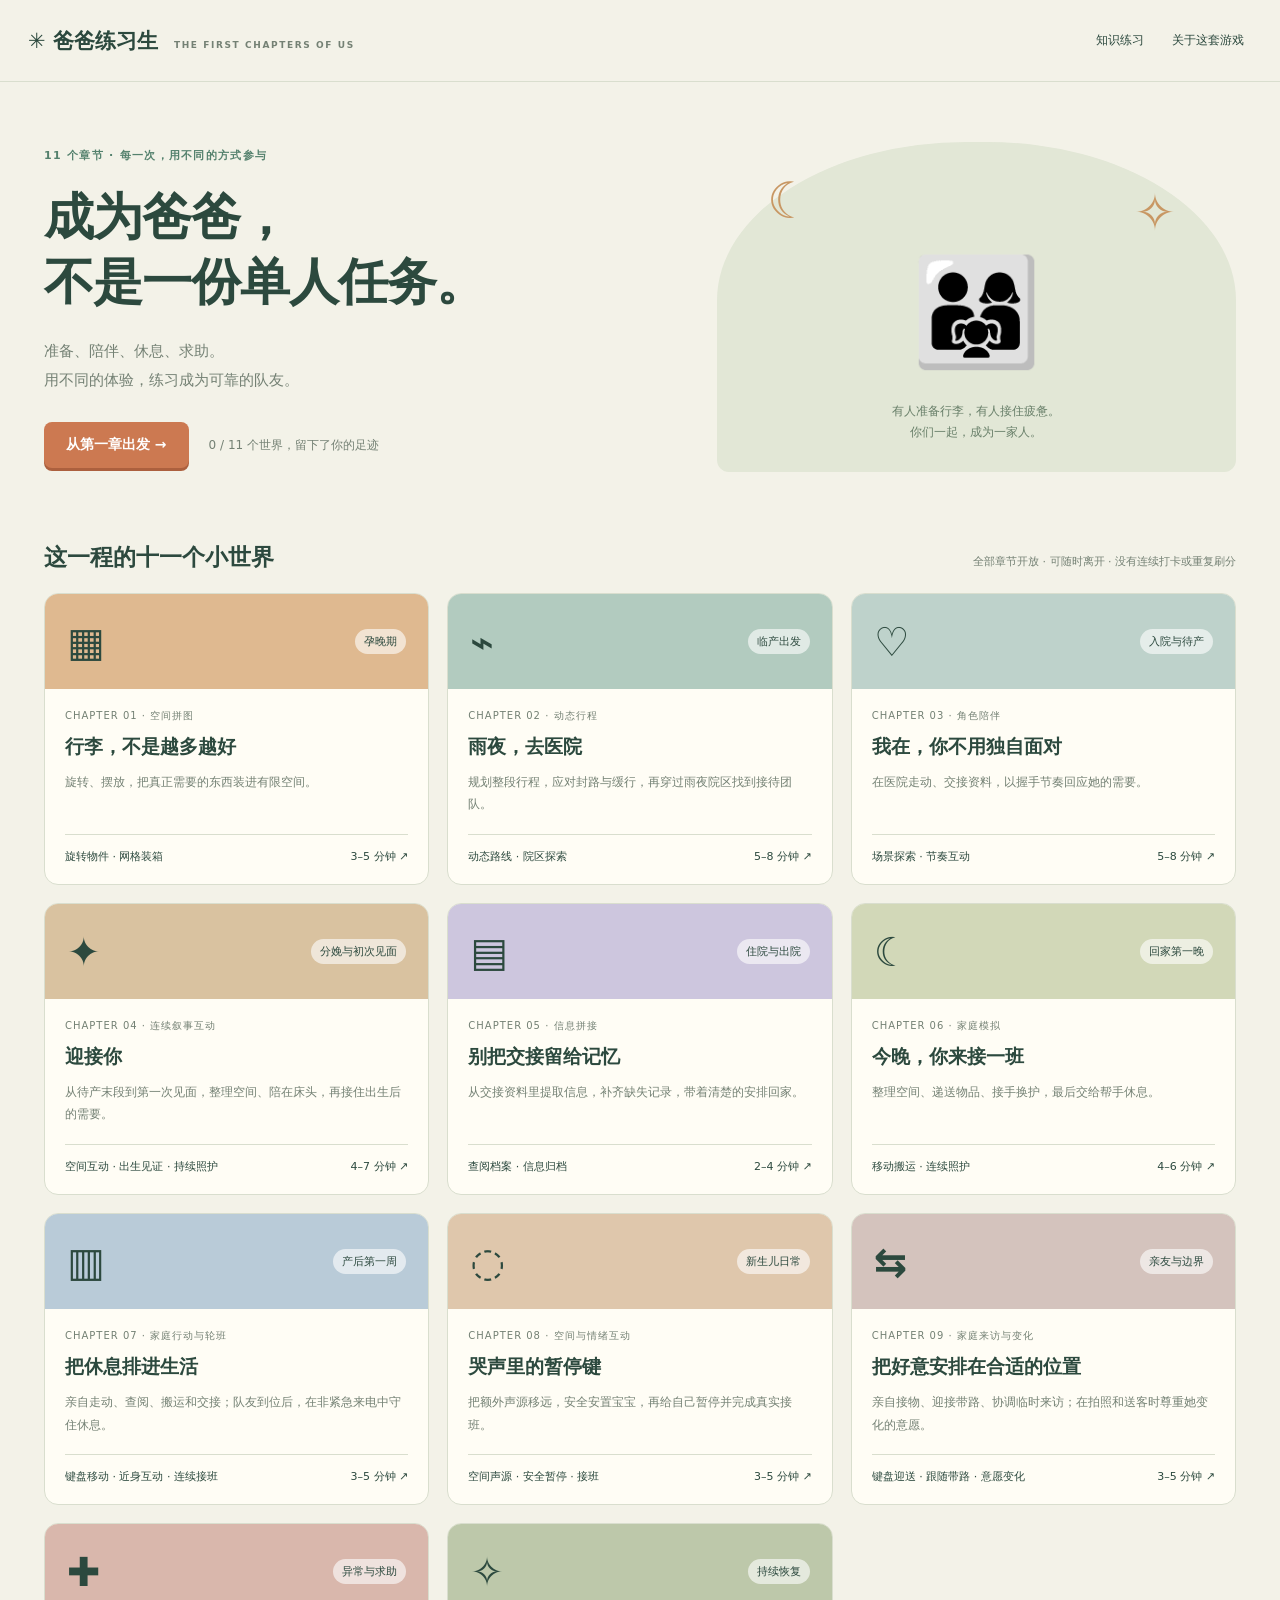
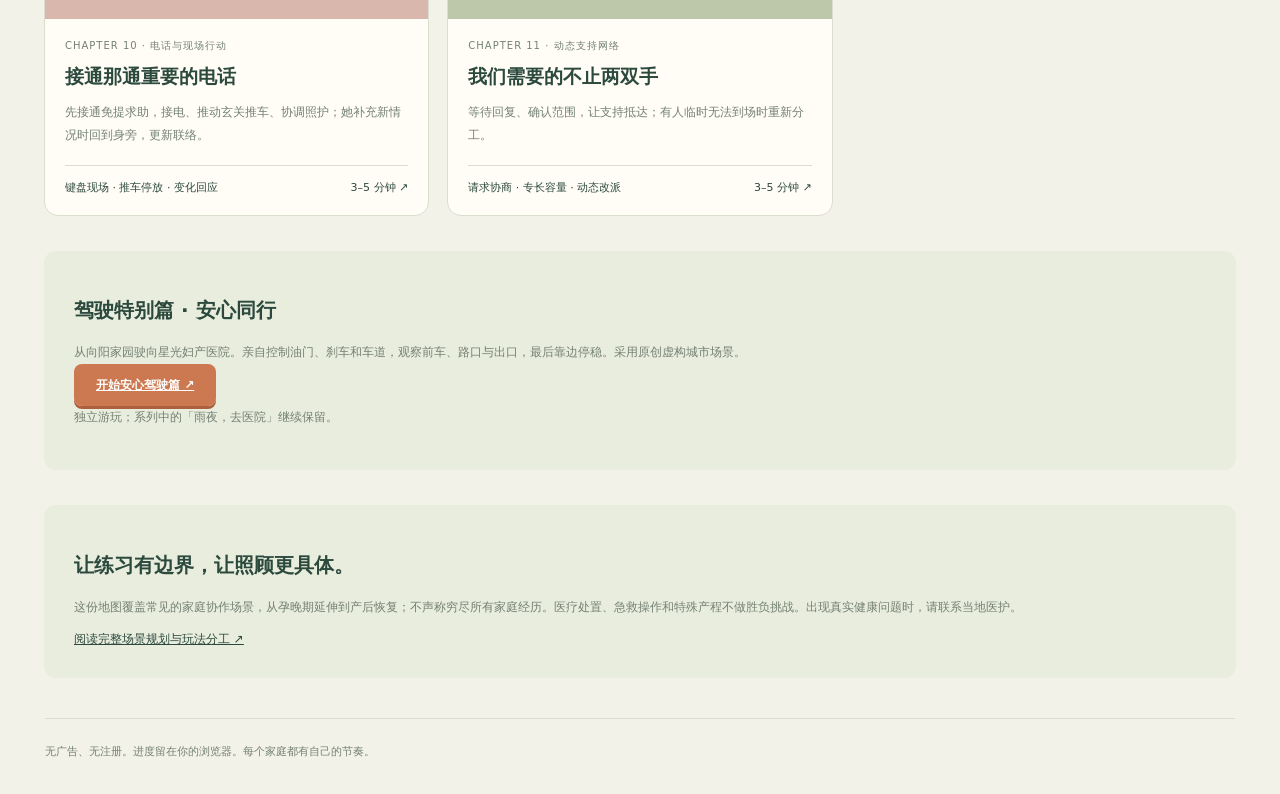
<file: index.html>
<!doctype html>
<html lang="zh-CN">
<head>
  <meta charset="utf-8">
  <meta name="viewport" content="width=device-width,initial-scale=1">
  <meta http-equiv="refresh" content="0;url=dad-quest/series.html">
  <title>爸爸练习生 · 围产成长地图</title>
  <meta name="description" content="十个独立互动章节，从孕晚期准备到产后支持，每章一种主要玩法。">
</head>
<body>
  <h1>爸爸练习生 · 围产成长地图</h1>
  <p><a href="dad-quest/series.html">开始中文版</a> · <a href="dad-quest/en.html">English knowledge practice</a></p>
  <p><a href="scorecard.html">月嫂 / 育儿嫂面试评分表</a></p>
</body>
</html>
</file>
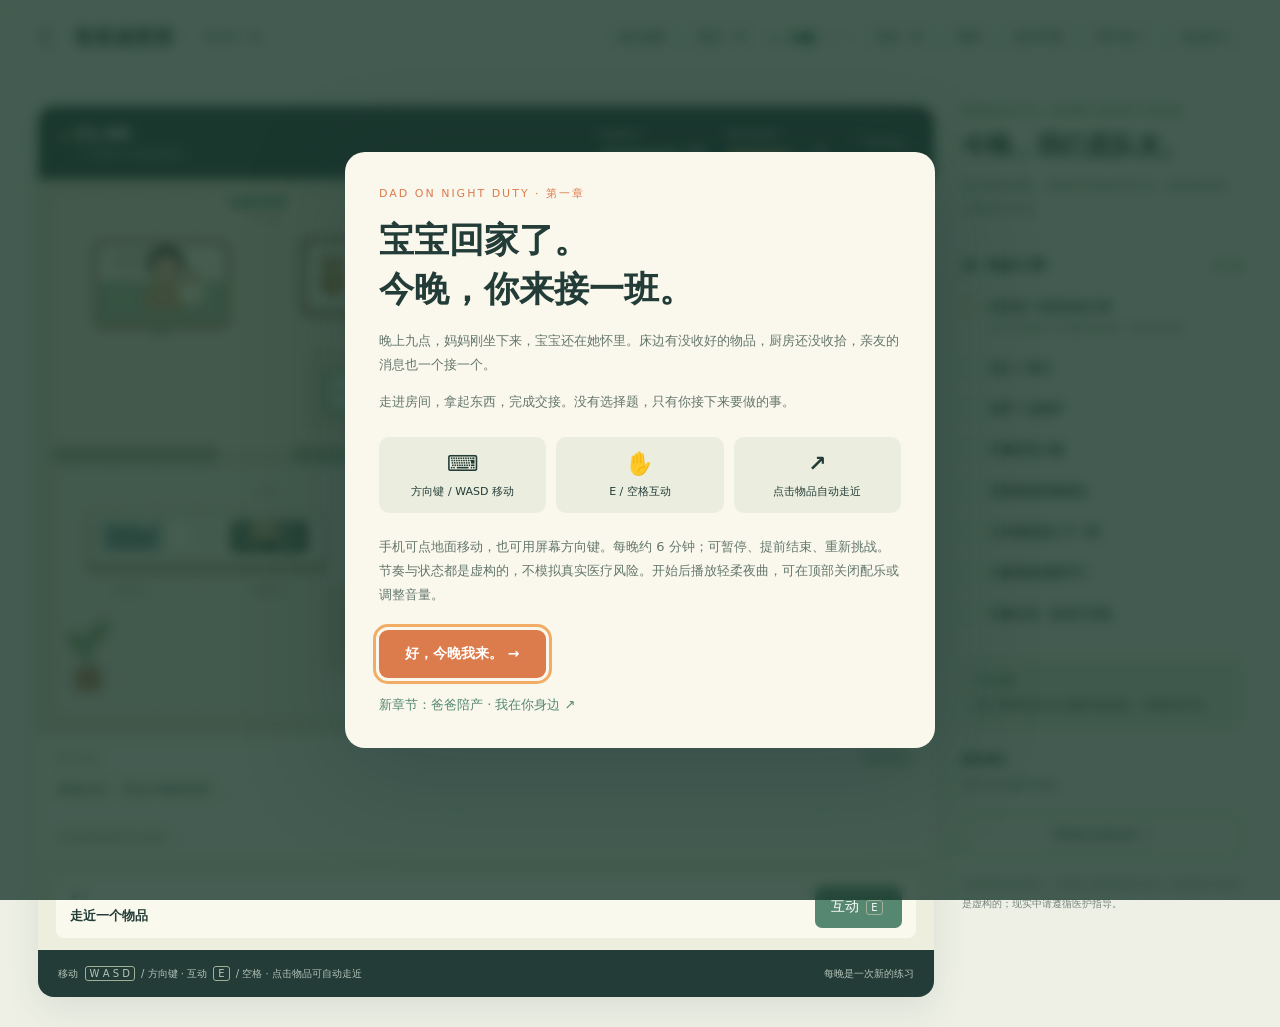
<file: dad-quest/index.html>
<!doctype html>
<html lang="zh-CN"><head><meta charset="utf-8"><meta name="viewport" content="width=device-width,initial-scale=1"><meta name="theme-color" content="#233c38"><title>爸爸值夜班 · 回家第一晚</title><link rel="stylesheet" href="assets/css/night.css?v=night-navigation-1"></head>
<body>
<header><a href="index.html" class="logo">☾ <b>爸爸值夜班</b><span>回家第一晚</span></a><nav><a class="episode-link" href="series.html">成长地图</a><button id="music" aria-pressed="true">配乐：开</button><label class="volume-control" title="配乐音量">♫<input id="music-volume" aria-label="配乐音量" type="range" min="0" max="100" value="25"></label><button id="sound" aria-pressed="false">音效：关</button><button id="pause">暂停</button><button id="guide">操作手册</button><a class="episode-link" href="labor.html">陪产篇 ↗</a><a href="practice.html">知识练习</a></nav></header>
<main><section class="game-shell"><div class="topbar"><div><span class="live-dot"></span><b id="clock">21:00</b><small>一个普通又不普通的夜晚</small></div><div class="stat"><span>你的精力</span><div class="meter"><i id="energy"></i></div><b id="energy-num">100</b></div><div class="stat"><span>家中安定度</span><div class="meter"><i id="calm"></i></div><b id="calm-num">75</b></div><button id="finish">结束本晚</button></div>
<div class="play-area"><canvas id="world" width="1000" height="620" tabindex="0" aria-label="可操作的家庭场景，用方向键或 WASD 移动，E 互动。也可点击地面或物品。"></canvas></div>
<section class="message-panel" aria-label="家中动态"><div class="message-heading"><span>家中动态</span><span id="carry">双手空闲</span></div><div id="speech" role="status">准备好后，开始今晚的照护。</div><div id="toast" role="status">行动反馈会显示在这里。</div></section>
<div class="control-deck"><div id="touch"><button data-dir="up" aria-label="向上">↑</button><div><button data-dir="left" aria-label="向左">←</button><button data-dir="down" aria-label="向下">↓</button><button data-dir="right" aria-label="向右">→</button></div></div><div id="interaction"><div><small id="location">客厅</small><strong id="action-label">走近一个物品</strong></div><button id="interact">互动 <kbd>E</kbd></button><div id="action-progress"></div></div></div>
<div class="bottom-bar"><span>移动 <kbd>W A S D</kbd> / 方向键 · 互动 <kbd>E</kbd> / 空格 · 点击物品可自动走近</span><span id="save-status">每晚是一次新的练习</span></div></section>
<aside><div class="chapter-label">EPISODE 01 / HOME SWEET HOME</div><h1>今晚，我们是队友。</h1><p class="intro">宝宝刚刚回家。把照护变成具体行动，也给彼此留一点喘息的空间。</p><div class="mission-title"><h2>这一晚的小事</h2><b id="task-count">0 / 8</b></div><div id="missions"></div><div id="hint"><small>队友便签</small><p id="hint-text">先到婴儿床旁看看。床里的小熊，应该有自己的位置。</p></div><div class="pocket"><b>随身物品</b><div id="inventory">暂时没有携带物品</div></div><button class="secondary" id="help-route">带我去当前任务 →</button><p class="note">这是照护协作模拟，不是医疗或护理操作培训。游戏时间与状态是虚构的；现实中请遵循医护指导。</p></aside></main>
<dialog id="overlay"><div id="overlay-content"></div></dialog><script src="assets/js/music.js?v=labor-launch-1"></script><script src="assets/js/night.js?v=night-navigation-1"></script></body></html>
</file>
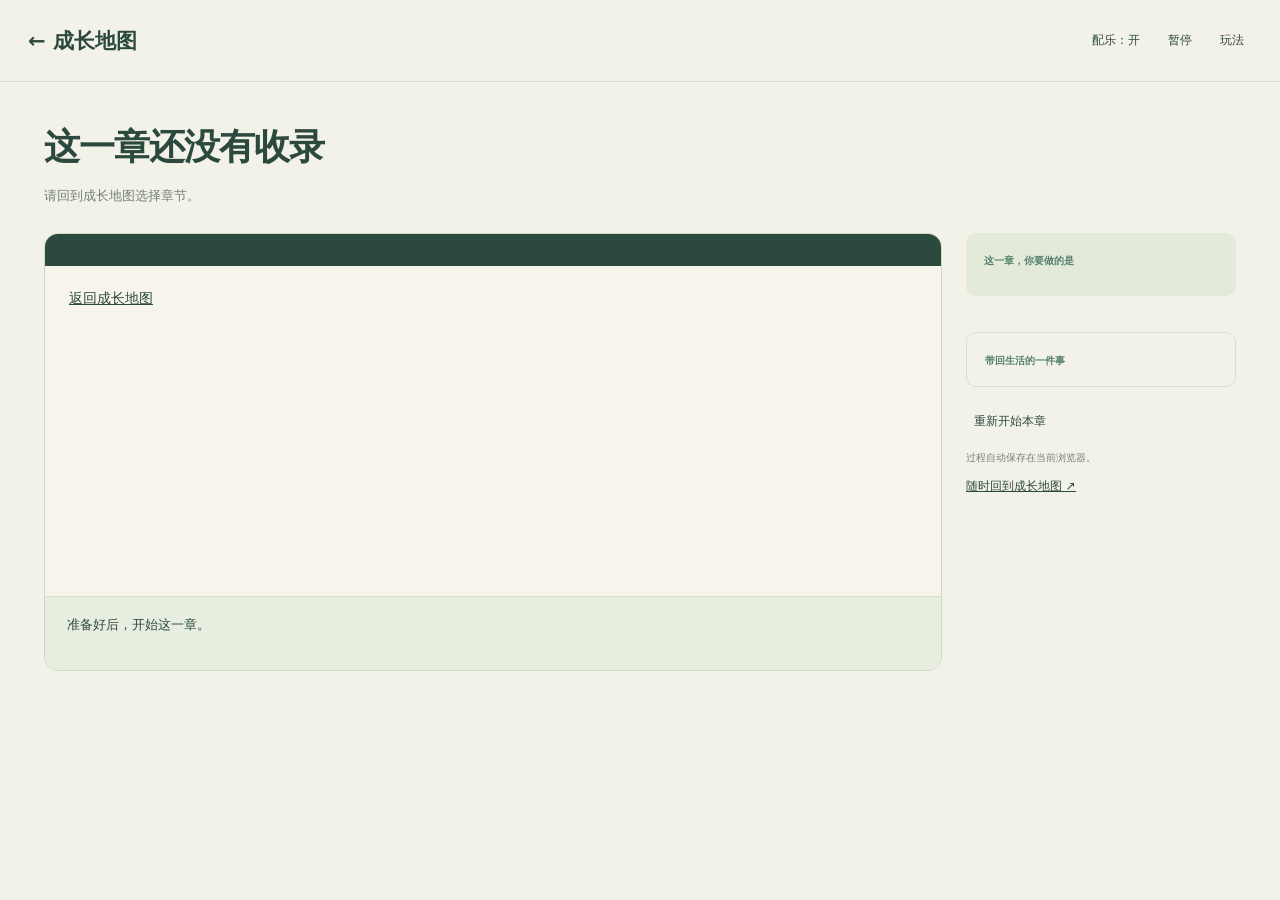
<file: dad-quest/adventure.html>
<!doctype html><html lang="zh-CN"><head><meta charset="utf-8"><meta name="viewport" content="width=device-width,initial-scale=1"><meta name="theme-color" content="#f3f2e8"><title>爸爸练习生 · 互动章节</title><link rel="stylesheet" href="assets/css/series.css?v=1"></head><body><header><a class="brand" href="series.html">← 成长地图</a><nav><button id="music" aria-pressed="true">配乐：开</button><button id="pause">暂停</button><button id="guide">玩法</button></nav></header><main class="episode-main"><section class="episode-intro"><small id="stage" class="eyebrow"></small><h1 id="title"></h1><p id="description"></p></section><div class="episode-layout"><section class="board-shell"><div class="board-head"><span id="board-tag"></span><span id="step-state"></span></div><div id="board"></div><div class="feedback" role="status" id="feedback">准备好后，开始这一章。</div></section><aside><div class="brief"><small>这一章，你要做的是</small><h2 id="objective"></h2><p id="instructions"></p></div><div id="tools"></div><div class="brief note"><small>带回生活的一件事</small><p id="lesson"></p></div><button id="restart" class="text-button">重新开始本章</button><p class="local-note" id="saved">过程自动保存在当前浏览器。</p><a href="series.html" class="text-link">随时回到成长地图 ↗</a></aside></div></main><dialog id="modal"><div id="modal-content"></div></dialog><script src="assets/js/series-data.js?v=7"></script><script src="assets/js/series-core.js"></script><script src="assets/js/music.js"></script><script src="assets/js/episodes.js?v=4"></script></body></html>
</file>
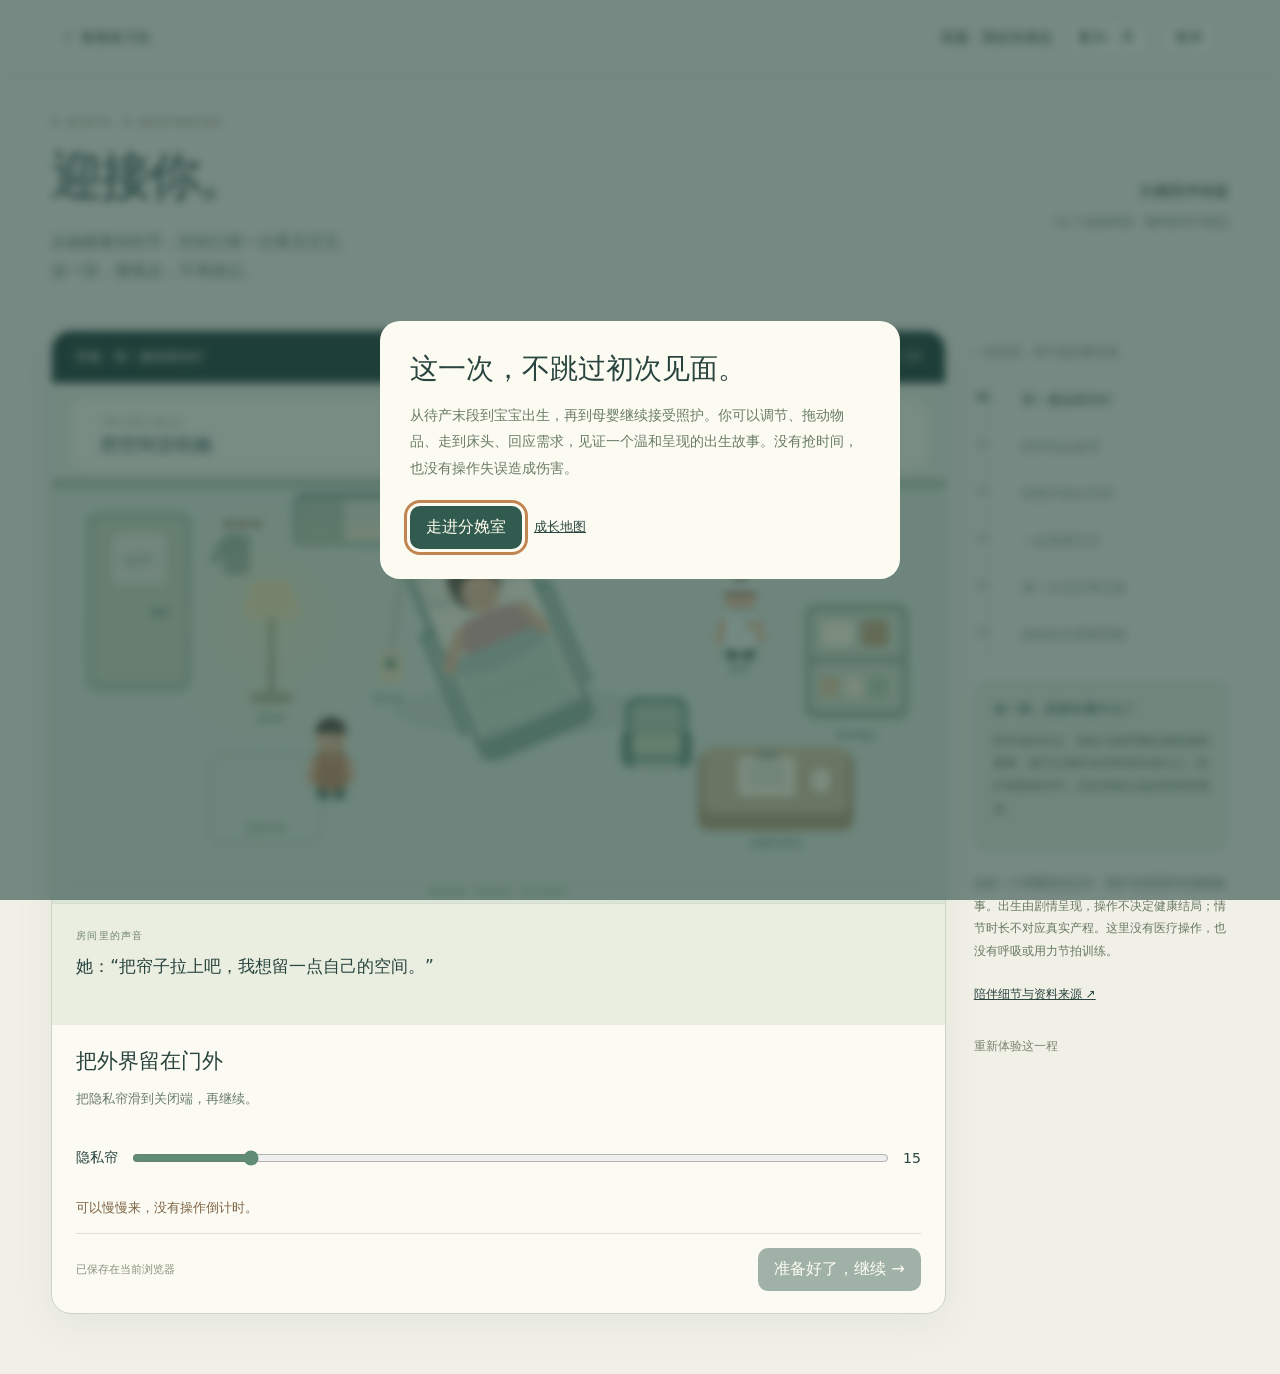
<file: dad-quest/birth.html>
<!doctype html><html lang="zh-CN"><head><meta charset="utf-8"><meta name="viewport" content="width=device-width,initial-scale=1"><meta name="theme-color" content="#28443f"><title>迎接你 · 从陪产到第一次见面</title><link rel="stylesheet" href="assets/css/birth.css?v=2"></head><body>
<header><a href="series.html">☾ 爸爸练习生</a><nav><a href="labor.html">前篇 · 我在你身边</a><button id="music" aria-pressed="true">配乐：开</button><button id="pause">暂停</button></nav></header>
<main><section class="heading"><div><small>A BIRTH, A BEGINNING</small><h1>迎接你。</h1><p>从她握紧你的手，到你们第一次看见宝宝。<br>这一段，慢慢走，不再跳过。</p></div><div class="chapter-note">分娩陪伴续篇<br><span>12 个连续时刻 · 随时暂停与续玩</span></div></section>
<div class="layout"><section class="game"><div class="scene-top"><span id="phase"></span><span id="counter"></span></div><canvas id="scene" width="960" height="560" tabindex="0" aria-label="温暖的分娩室，点击地面或方向键移动爸爸；整理空间时可拖动椅子"></canvas><div class="story" aria-live="polite"><small id="speaker-label">房间里的声音</small><p id="speech"></p></div><div class="interaction"><div><h2 id="moment-title"></h2><p id="tip"></p></div><div id="tools"></div><p id="feedback" role="status"></p><section id="keepsake" class="keepsake" hidden aria-label="出生纪念截图"></section><div class="continue-row"><span id="save-status">进度保存在当前浏览器</span><button id="next">继续这一刻 →</button></div></div></section>
<aside><div class="aside-label">一起经历，而不是赶着完成</div><ol id="chapters"></ol><section class="note"><h3>这一刻，还发生着什么？</h3><p id="detail"></p></section><p class="boundary">这是一个母婴情况允许、医护全程照护的虚构故事。出生由剧情呈现，操作不决定健康结局；情节时长不对应真实产程。这里没有医疗操作，也没有呼吸或用力节拍训练。</p><a href="docs/BIRTH_JOURNEY.md">陪伴细节与资料来源 ↗</a><button id="restart" class="quiet">重新体验这一程</button></aside></div>
</main><dialog id="dialog"><div id="dialog-content"></div></dialog><script src="assets/js/music.js"></script><script src="assets/js/birth-core.js?v=3"></script><script src="assets/js/birth-scene.js?v=2"></script><script src="assets/js/birth-keepsake.js?v=1"></script><script src="assets/js/birth.js?v=3"></script></body></html>
</file>
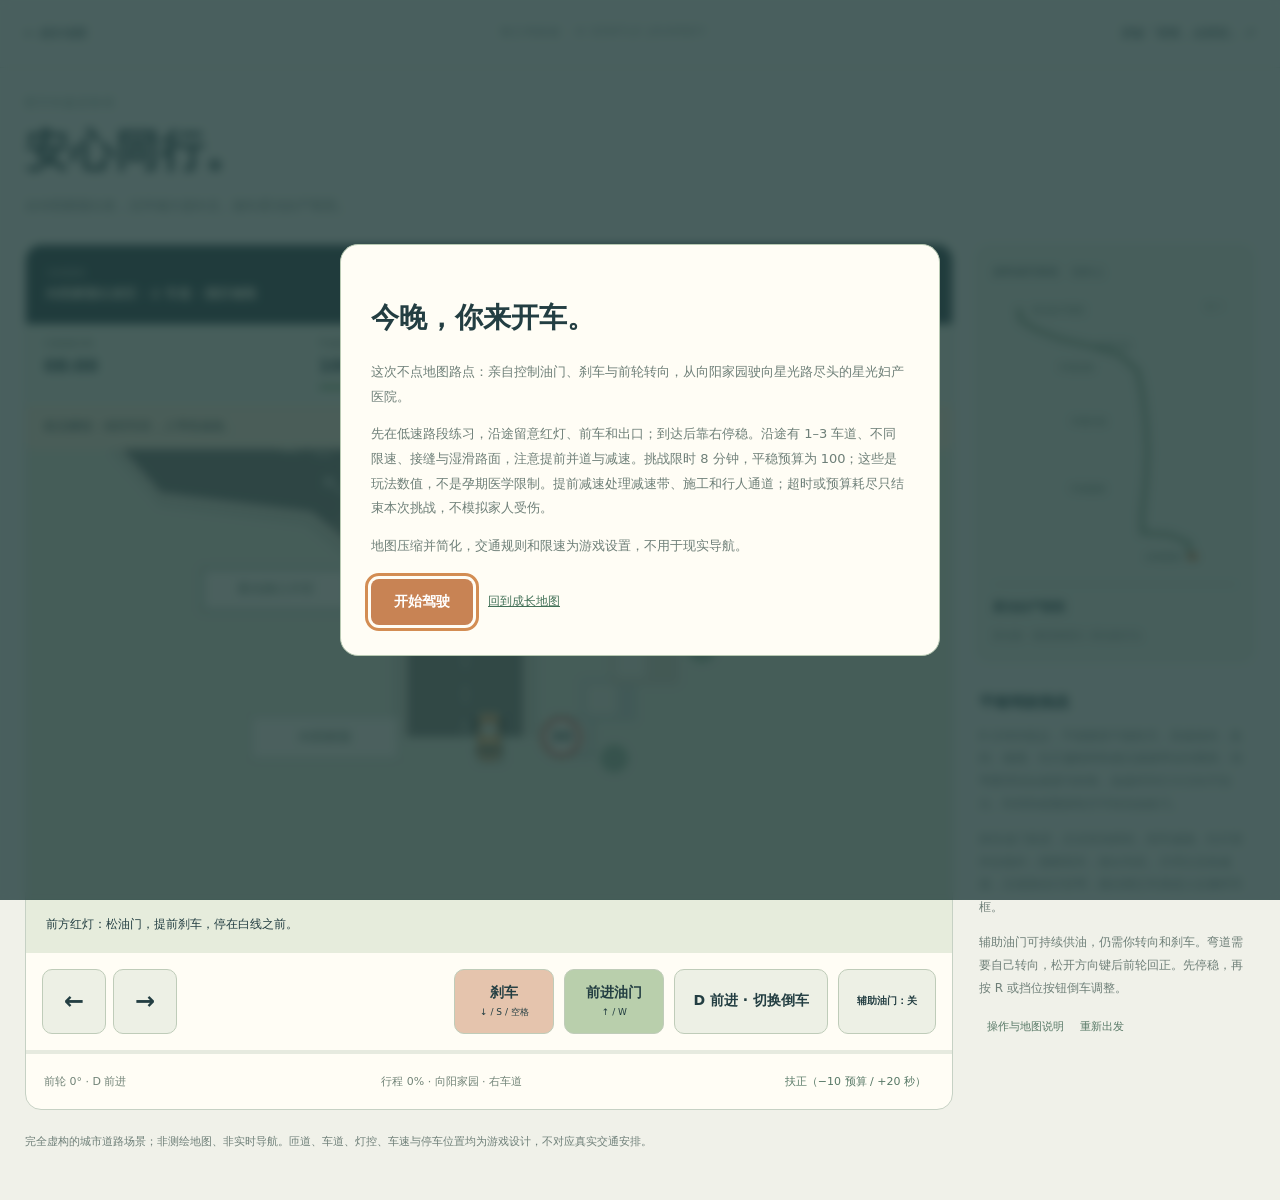
<file: dad-quest/drive-beijing.html>
<!doctype html><html lang="zh-CN"><head><meta charset="utf-8"><meta name="viewport" content="width=device-width,initial-scale=1"><meta name="theme-color" content="#213d42"><title>安心同行 · 向阳家园到星光妇产医院</title><link rel="stylesheet" href="assets/css/drive-beijing.css?v=6"></head><body><header><a href="series.html">← 成长地图</a><span>独立驾驶篇 · A GENTLE JOURNEY</span><a href="route.html">原版「雨夜，去医院」 ↗</a></header><main><section class="intro"><small>把方向盘交给你</small><h1>安心同行。</h1><p>从向阳家园出发，沿环城大道向北，驶向星光妇产医院。</p></section><div class="game-layout"><section class="game"><div class="dashboard"><div><small>当前路段</small><strong id="road">向阳家园出发区</strong></div><div class="speed"><b id="speed">0</b><small>游戏 km/h</small></div><div><small>游戏限速</small><strong id="limit">30</strong></div><button id="pause">暂停</button><button id="music" aria-pressed="true">♫ 开</button></div><div class="challenge-hud"><div><small>行程倒计时</small><b id="remaining">08:00</b></div><div><small>平稳预算 · 游戏数值</small><b id="comfort">100 / 100</b><meter id="comfort-meter" min="0" max="100" value="100"></meter></div><div><small>当前转弯</small><b id="corner">平稳</b></div></div><div class="event-alert" id="event-alert" role="status">路况播报：留意前方，提前减速。</div><div class="canvas-wrap"><canvas id="drive" tabindex="0" width="900" height="650" aria-label="俯视驾驶场景：使用方向键或下方踏板控制车辆"></canvas></div><div class="message" id="message" role="status">准备好后，开始这一程。</div><div class="controls"><div class="steer"><button data-control="left" aria-label="向左转向">←</button><button data-control="right" aria-label="向右转向">→</button></div><button class="brake" data-control="brake">刹车<br><small>↓ / S / 空格</small></button><button id="gas" class="gas" data-control="gas">前进油门<br><small>↑ / W</small></button><button id="gear" aria-pressed="false">D 前进 · 切换倒车</button><button id="cruise" aria-pressed="false">辅助油门：关</button></div><div class="trip-progress"><i id="progress"></i></div><div class="trip-meta"><span id="steering">前轮 0° · D 前进</span><span id="distance">行程 0%</span><button id="reset-lane">扶正（−10 预算 / +20 秒）</button></div></section><aside><section class="nav-card"><small>虚构城市路线 · 北向上</small><canvas id="mini" width="280" height="370" aria-label="路线概览"></canvas><div class="destination"><b>星光妇产医院</b><p>星光路 · 模拟落客区 / 星光路尽头</p></div></section><section class="guide"><h2>平稳驾驶挑战</h2><p>8 分钟内抵达，平稳预算不能耗尽。高速急转、急刹、碰撞、红灯越线和快速过减速带会扣预算。转弯要求结合速度与转角，低速停车打大方向不扣分。时间到或预算耗尽可转自由练习。</p><p>按住油门前进，左右转动前轮，刹车减速。红灯前停在线外；观察前车，留出车距。月湾立交前减速，沿道路自行转弯；最后摆正车身进入右侧停车框。</p><p>辅助油门可持续供油，仍需你转向和刹车。弯道需要自己转向，松开方向键后前轮回正。先停稳，再按 R 或挡位按钮倒车调整。</p><button id="help">操作与地图说明</button><button id="restart">重新出发</button></section></aside></div><p class="scope">完全虚构的城市道路场景；非测绘地图、非实时导航。匝道、车道、灯控、车速与停车位置均为游戏设计，不对应真实交通安排。</p></main><dialog id="modal"><div id="modal-content"></div></dialog><script src="assets/js/beijing-drive-core.js?v=6"></script><script src="assets/js/music.js"></script><script src="assets/js/beijing-drive.js?v=7"></script></body></html>
</file>
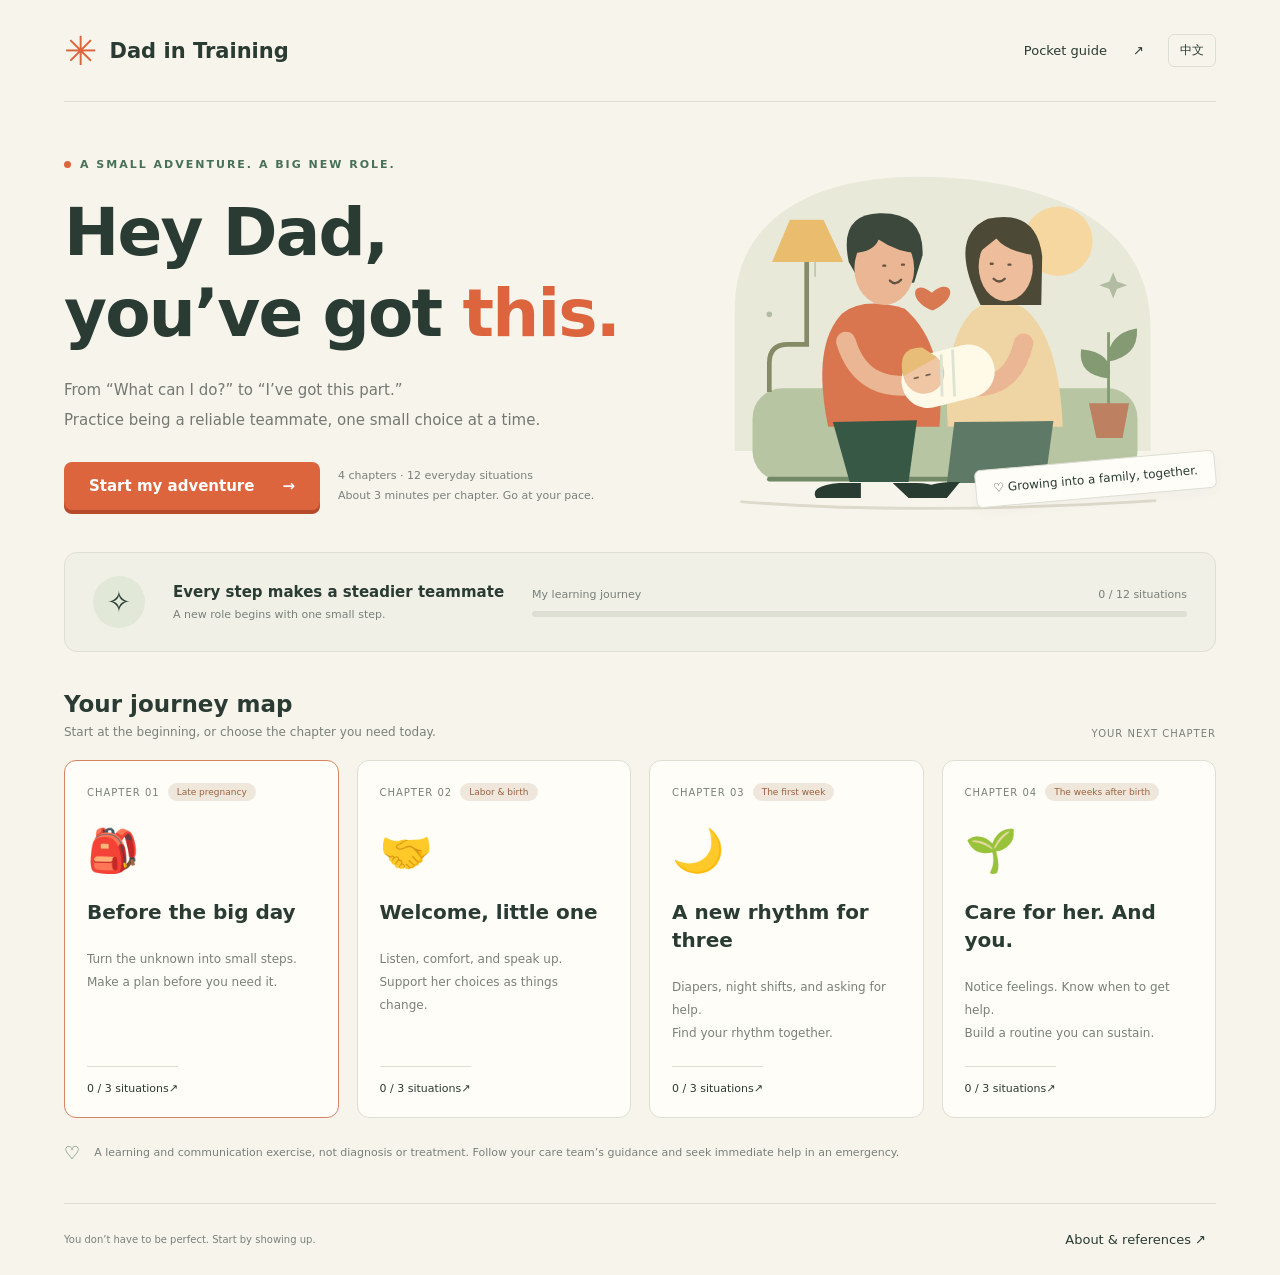
<file: dad-quest/en.html>
<!doctype html>
<html lang="en">
<head>
  <meta charset="UTF-8">
  <meta name="viewport" content="width=device-width,initial-scale=1">
  <meta name="theme-color" content="#f7f4ec">
  <meta name="description" content="Twelve everyday situations to help new dads practice birth support, shared caregiving, and asking for help.">
  <title>Dad, You Got This · A New Dad’s Learning Adventure</title>
  <link rel="alternate" hreflang="zh-CN" href="practice.html">
  <link rel="alternate" hreflang="en" href="en.html">
  <link rel="stylesheet" href="assets/css/style.css">
</head>
<body>
  <header>
    <a class="brand" href="en.html" aria-label="Back to the journey map"><span class="brand-icon" aria-hidden="true">✳</span> Dad in Training <small>DAD, YOU GOT THIS.</small></a>
    <nav aria-label="Tools and language"><button class="text-button" id="handbook">Pocket guide <span>↗</span></button><a id="language-switch" class="language-switch" href="practice.html" lang="zh-CN" aria-label="切换到中文版">中文</a></nav>
  </header>
  <main id="app"></main>
  <noscript><p>Please enable JavaScript to play.</p></noscript>
  <footer><span>You don’t have to be perfect. Start by showing up.</span><button class="text-button" id="sources">About & references ↗</button></footer>
  <dialog id="modal"><button class="close" aria-label="Close dialog">×</button><div id="modal-content"></div></dialog>
  <script src="assets/js/locales/en.js"></script>
  <script src="assets/js/app.js"></script>
</body>
</html>
</file>
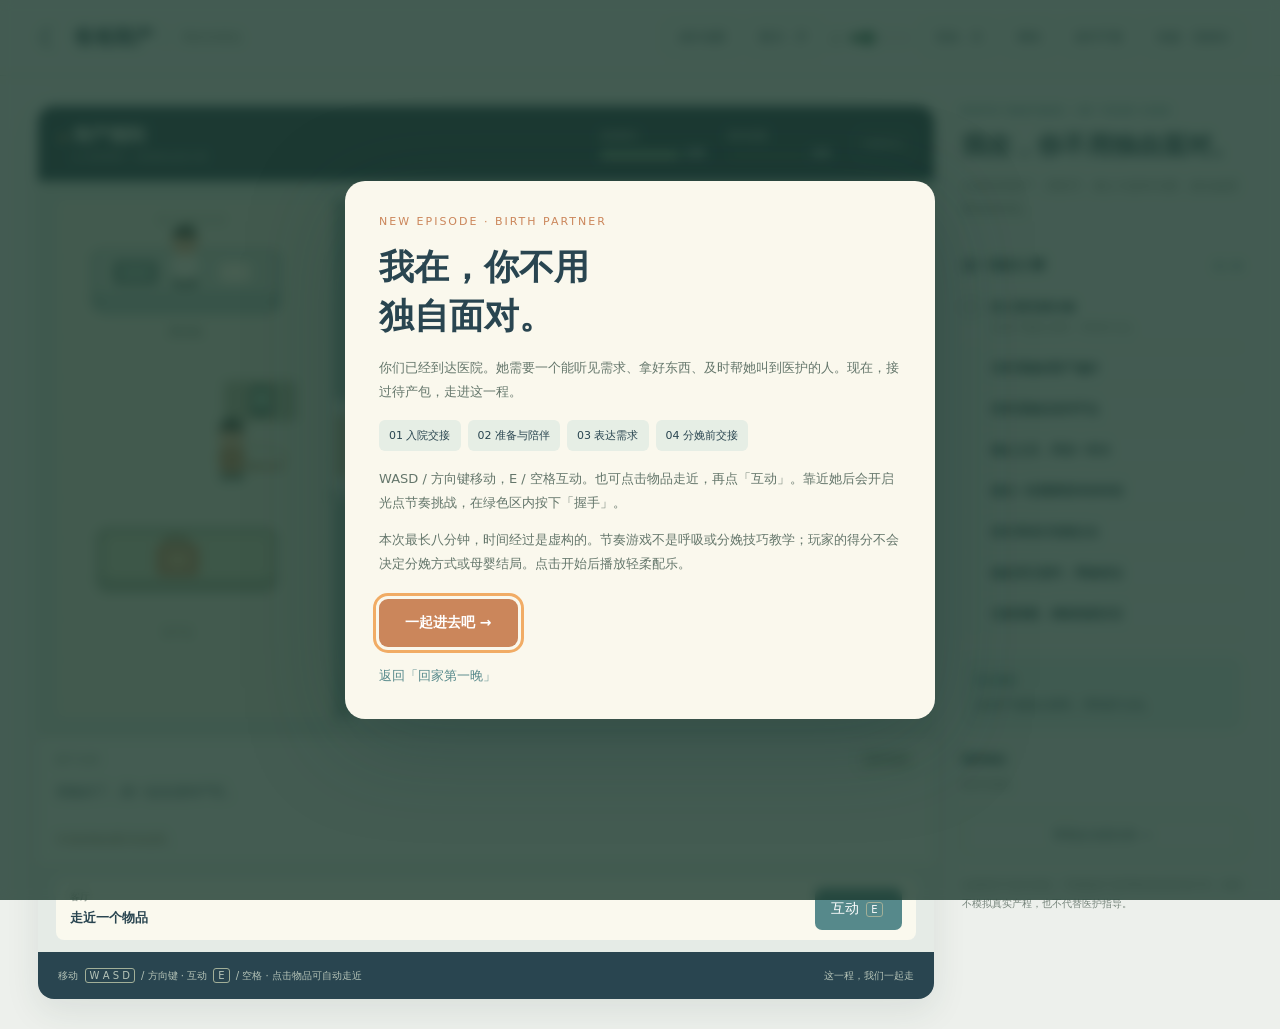
<file: dad-quest/labor.html>
<!doctype html>
<html lang="zh-CN"><head><meta charset="utf-8"><meta name="viewport" content="width=device-width,initial-scale=1"><meta name="theme-color" content="#233c38"><title>爸爸陪产 · 我在你身边</title><link rel="stylesheet" href="assets/css/night.css?v=labor-2"><link rel="stylesheet" href="assets/css/labor.css?v=labor-2"></head>
<body>
<header><a href="labor.html" class="logo">☾ <b>爸爸陪产</b><span>我在你身边</span></a><nav><a class="episode-link" href="series.html">成长地图</a><button id="music" aria-pressed="true">配乐：开</button><label class="volume-control" title="配乐音量">♫<input id="music-volume" aria-label="配乐音量" type="range" min="0" max="100" value="25"></label><button id="sound" aria-pressed="false">音效：关</button><button id="pause">暂停</button><button id="guide">操作手册</button><a class="episode-link" href="birth.html">续篇 · 迎接你</a></nav></header>
<main><section class="game-shell"><div class="topbar"><div><span class="live-dot"></span><b id="clock">待产报到</b><small>从入院到陪伴，你来接住这些小事</small></div><div class="stat"><span>你的精力</span><div class="meter"><i id="energy"></i></div><b id="energy-num">100</b></div><div class="stat"><span>陪伴进度</span><div class="meter"><i id="calm"></i></div><b id="calm-num">75</b></div><button id="finish">结束本次</button></div>
<div class="play-area"><canvas id="world" width="1000" height="620" tabindex="0" aria-label="可操作的医院场景，用方向键或 WASD 移动，E 互动。也可点击地面或物品。"></canvas></div>
<section class="message-panel" aria-label="陪产记录"><div class="message-heading"><span>陪产记录</span><span id="carry">双手空闲</span></div><div id="speech" role="status">准备好了，就一起走进待产区。</div><div id="toast" role="status">行动反馈会显示在这里。</div></section>
<section id="rhythm-panel" hidden aria-label="专注陪伴节奏挑战"><div><strong>握住她的手，专注陪伴</strong><span id="rhythm-count">0 / 3</span></div><div class="rhythm-track"><i class="target-zone"></i><b id="rhythm-dot"></b></div><p id="rhythm-tip">光点进入绿色区域时，点击「握手」或按 E。无需跟着调整呼吸。</p></section>
<div class="control-deck"><div id="touch"><button data-dir="up" aria-label="向上">↑</button><div><button data-dir="left" aria-label="向左">←</button><button data-dir="down" aria-label="向下">↓</button><button data-dir="right" aria-label="向右">→</button></div></div><div id="interaction"><div><small id="location">客厅</small><strong id="action-label">走近一个物品</strong></div><button id="interact">互动 <kbd>E</kbd></button><div id="action-progress"></div></div></div>
<div class="bottom-bar"><span>移动 <kbd>W A S D</kbd> / 方向键 · 互动 <kbd>E</kbd> / 空格 · 点击物品可自动走近</span><span id="save-status">这一程，我们一起走</span></div></section>
<aside><div class="chapter-label">BIRTH PARTNER / BY YOUR SIDE</div><h1>我在，你不用独自面对。</h1><p class="intro">从报到到陪产，用双手、耐心与及时沟通，接住她需要你的时刻。</p><div class="mission-title"><h2>这一程的小事</h2><b id="task-count">0 / 8</b></div><div id="missions"></div><div id="hint"><small>队友便签</small><p id="hint-text">先去待产包旁，拿到入院资料，再去护士站报到。</p></div><div class="pocket"><b>随身物品</b><div id="inventory">暂时没有携带物品</div></div><button class="secondary" id="help-route">带我去当前任务 →</button><p class="note">这是陪伴与协作游戏。节奏挑战不是呼吸训练或宫缩计时；游戏不模拟真实产程，也不代替医护指导。</p></aside></main>
<dialog id="overlay"><div id="overlay-content"></div></dialog><script src="assets/js/music.js?v=scene-panel-2"></script><script src="assets/js/labor.js?v=labor-2"></script></body></html>
</file>
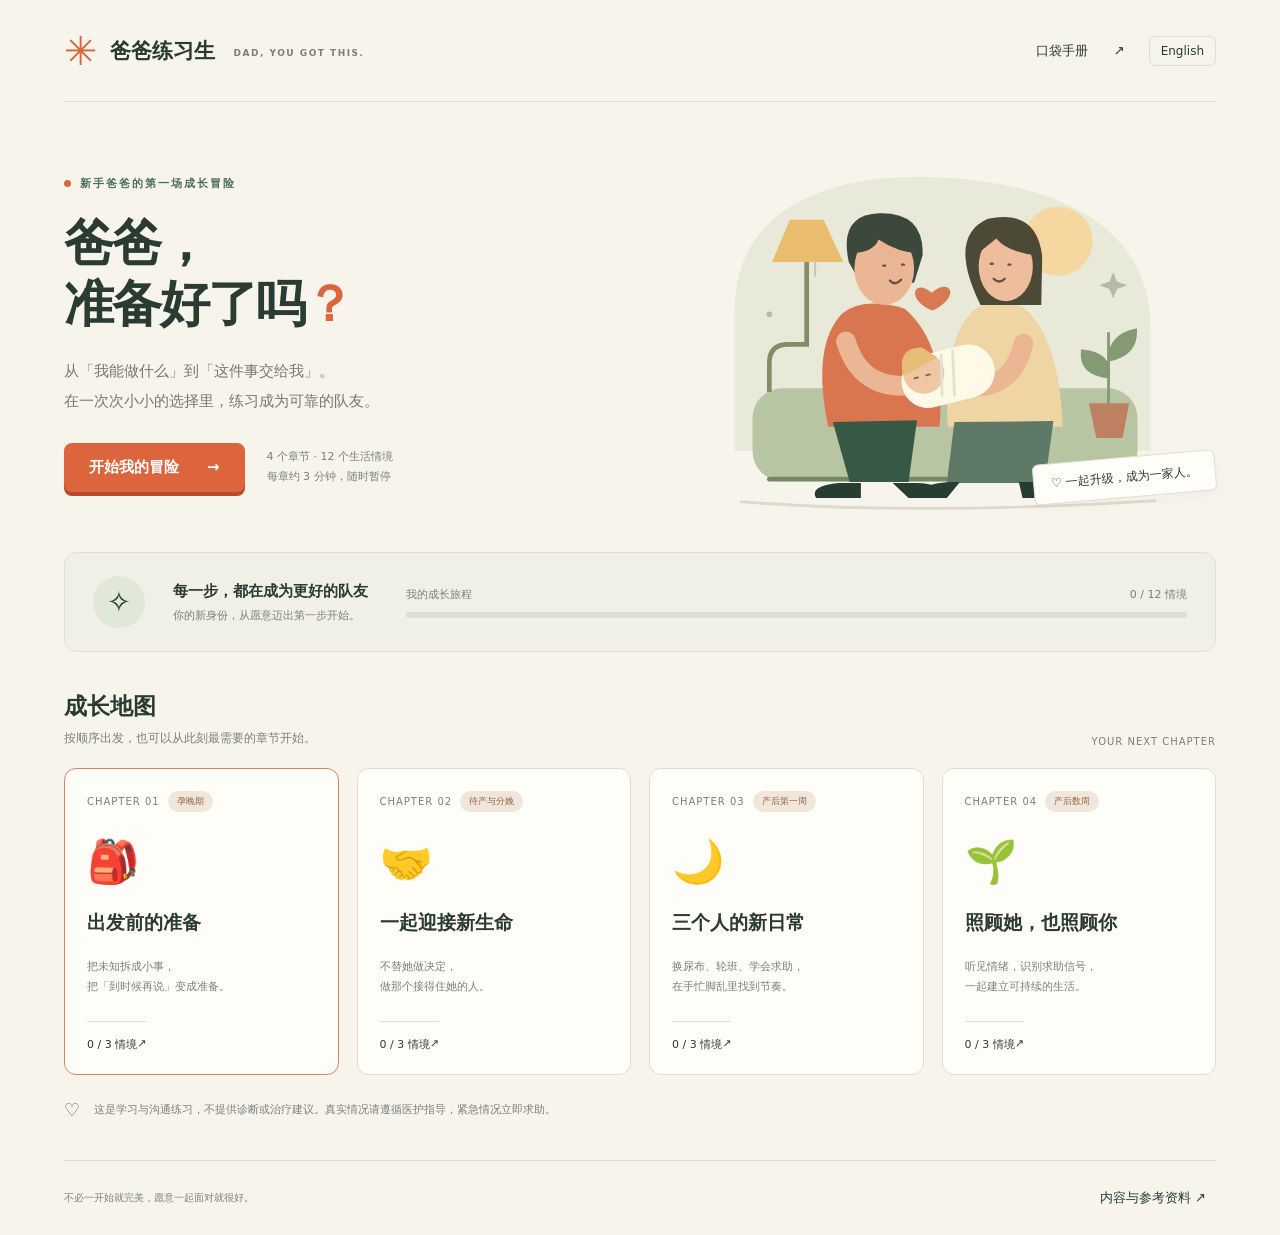
<file: dad-quest/practice.html>
<!doctype html>
<html lang="zh-CN">
<head>
  <meta charset="UTF-8">
  <meta name="viewport" content="width=device-width,initial-scale=1">
  <meta name="theme-color" content="#f7f4ec">
  <meta name="description" content="四章、12 个情境，练习成为可靠的待产、陪产与产后照护队友。">
  <title>爸爸，准备好了吗？ · 新手爸爸成长冒险</title>
  <link rel="alternate" hreflang="zh-CN" href="practice.html">
  <link rel="alternate" hreflang="en" href="en.html">
  <link rel="stylesheet" href="assets/css/style.css">
</head>
<body>
  <header>
    <a class="brand" href="practice.html" aria-label="回到成长地图"><span class="brand-icon" aria-hidden="true">✳</span> 爸爸练习生 <small>DAD, YOU GOT THIS.</small></a>
    <nav aria-label="工具与语言"><button class="text-button" id="handbook">口袋手册 <span>↗</span></button><a id="language-switch" class="language-switch" href="en.html" lang="en" aria-label="Switch to English">English</a></nav>
  </header>
  <main id="app"></main>
  <noscript><p>请启用 JavaScript 来开始游戏。</p></noscript>
  <footer><span>不必一开始就完美，愿意一起面对就很好。</span><button class="text-button" id="sources">内容与参考资料 ↗</button></footer>
  <dialog id="modal"><button class="close" aria-label="关闭弹窗">×</button><div id="modal-content"></div></dialog>
  <script src="assets/js/locales/zh-CN.js"></script>
  <script src="assets/js/app.js"></script>
</body>
</html>
</file>
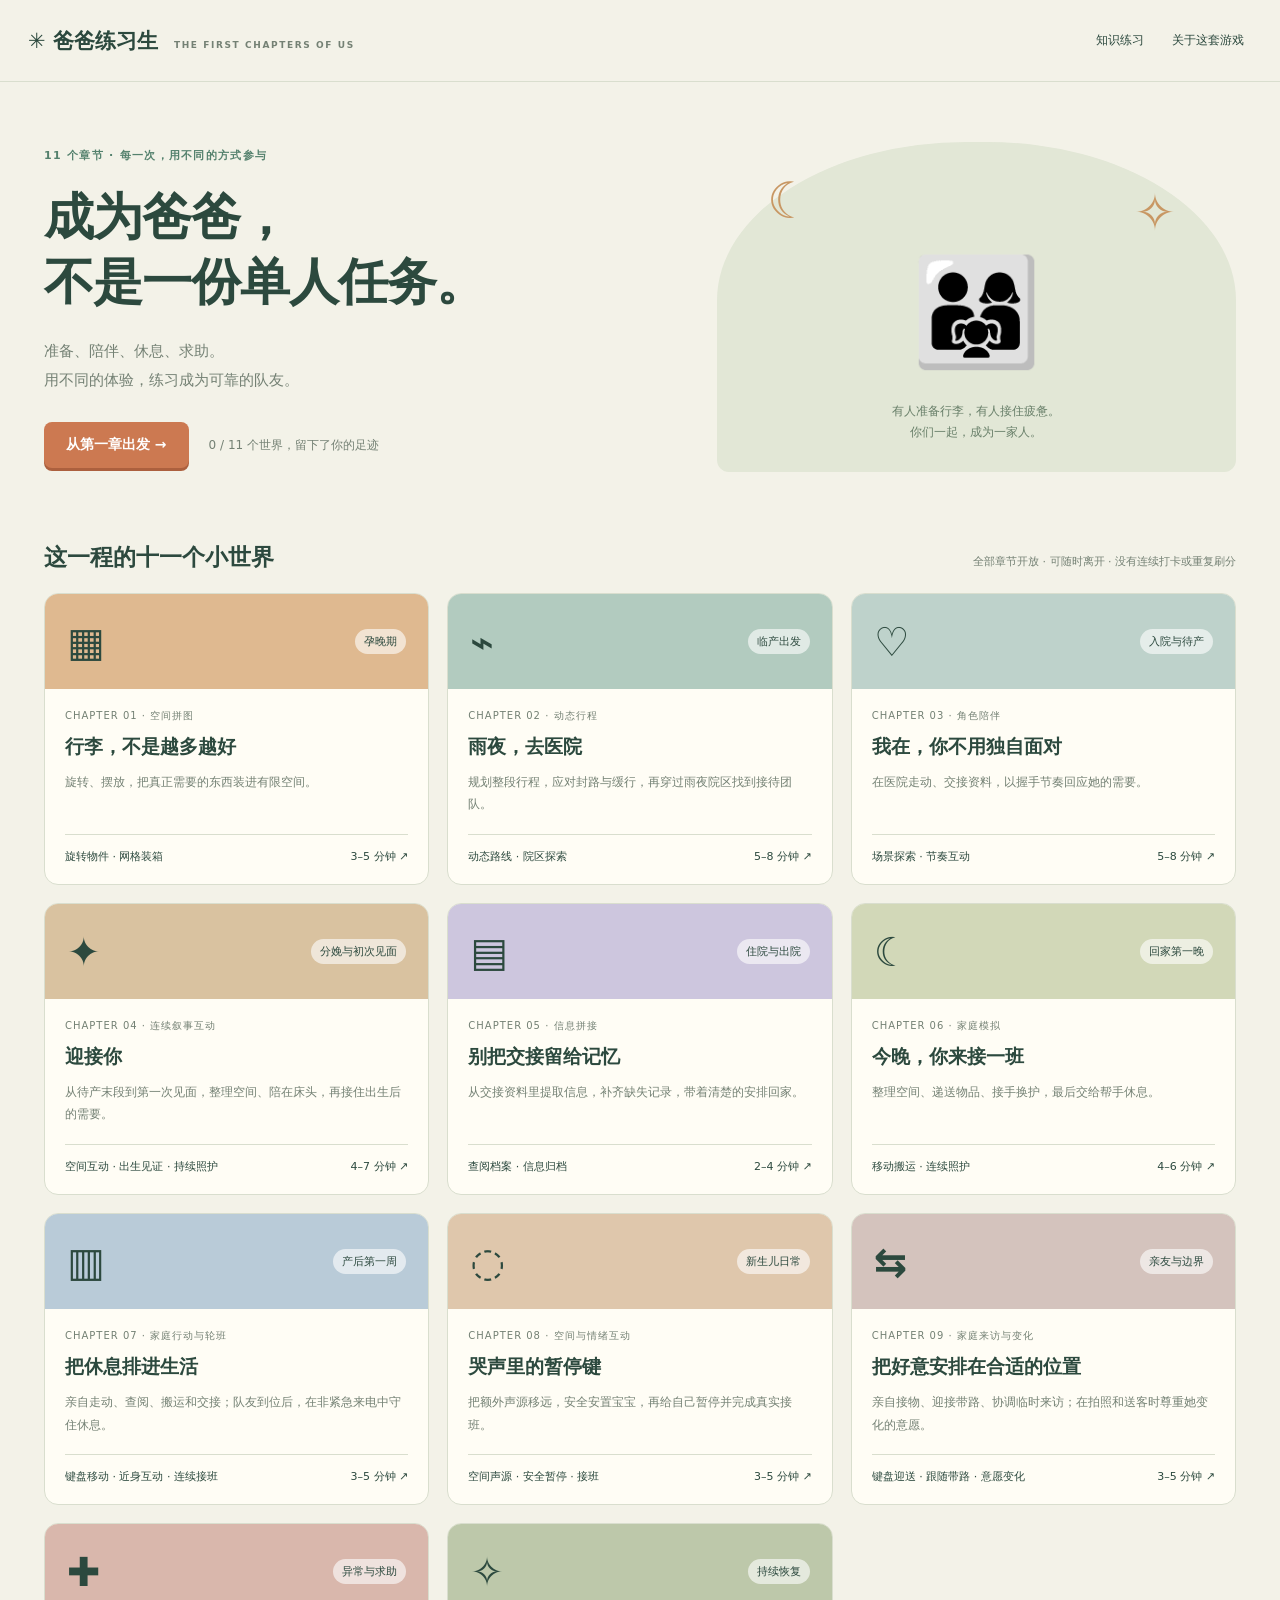
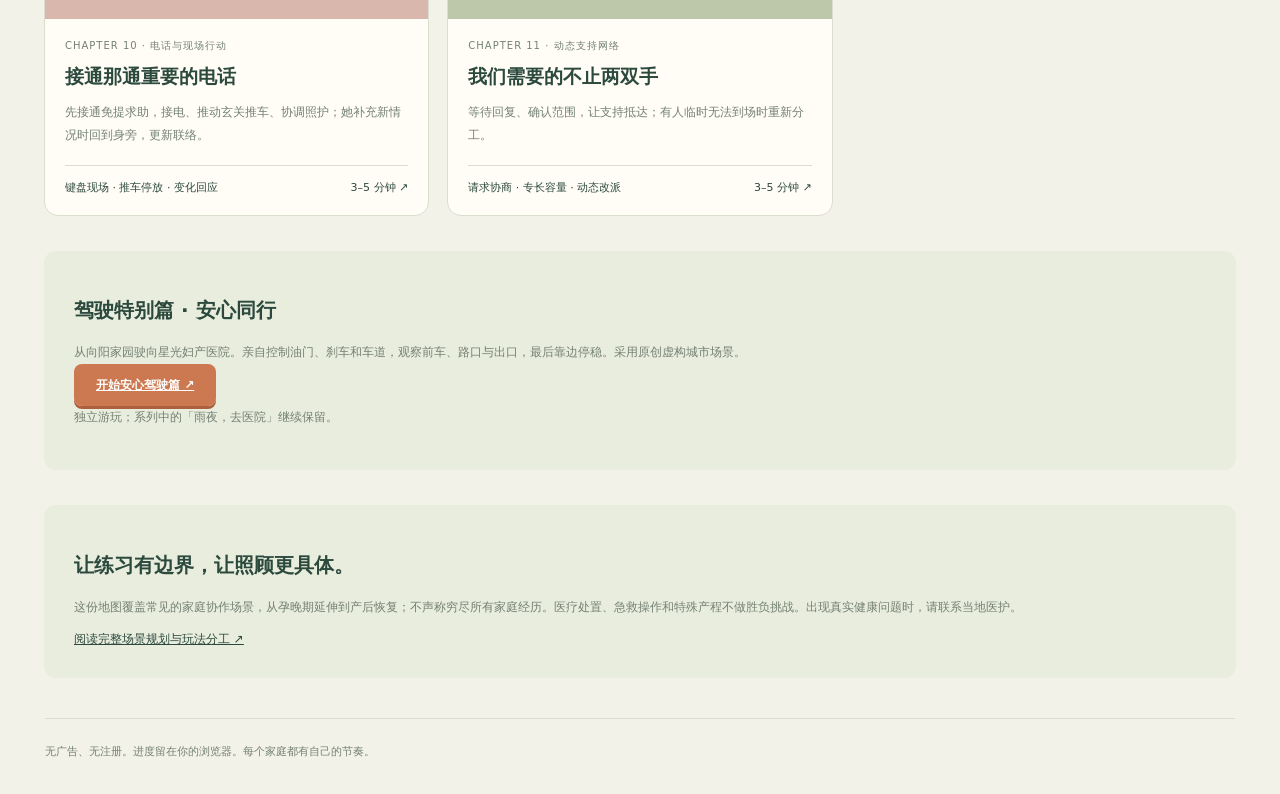
<file: dad-quest/recovery.html>
<!doctype html><html lang="zh-CN"><head><meta charset="utf-8"><meta name="viewport" content="width=device-width,initial-scale=1"><meta name="theme-color" content="#29463f"><title>爸爸练习生 · 生活正在继续</title><link rel="stylesheet" href="assets/css/recovery.css?v=1"></head><body><header><a href="series.html">← 成长地图</a><nav><button id="music" aria-pressed="true">配乐：开</button><button id="pause">暂停</button><button id="guide">玩法</button></nav></header><main><section class="heading"><div><small id="eyebrow"></small><h1 id="title"></h1><p id="description"></p></div><span class="edition">生活正在继续<br>场景互动重制版</span></section><div class="layout"><section class="game"><div class="scene-head"><span id="chapter-status"></span><span id="clock"></span></div><canvas id="scene" width="960" height="560" tabindex="0" aria-label="互动场景；下方和右侧也提供完整按钮操作"></canvas><div class="story"><small>这一刻，房间里的声音</small><p id="speech" aria-live="polite"></p></div><div class="below"><div id="scene-controls"></div><p id="feedback" role="status"></p><div class="local"><span id="saved">进度只保存在当前浏览器</span><button id="restart">重新体验本章</button></div></div></section><aside><div class="brief"><small>你现在能接住的一件事</small><h2 id="objective"></h2><p id="instructions"></p></div><div id="tools"></div><section class="journal"><h3>这一次，真的发生了</h3><ol id="journal"></ol></section><p id="boundary"></p><a href="docs/RECOVERY_GAMES.md">玩法与资料说明 ↗</a><a class="map-link" href="series.html">随时回到成长地图</a></aside></div></main><dialog id="dialog"><div id="dialog-content"></div></dialog><script src="assets/js/series-data.js?v=7"></script><script src="assets/js/series-core.js?v=3"></script><script src="assets/js/music.js"></script><script src="assets/js/recovery-core.js?v=1"></script><script src="assets/js/recovery-scene.js?v=2"></script><script src="assets/js/recovery.js?v=5"></script></body></html>
</file>
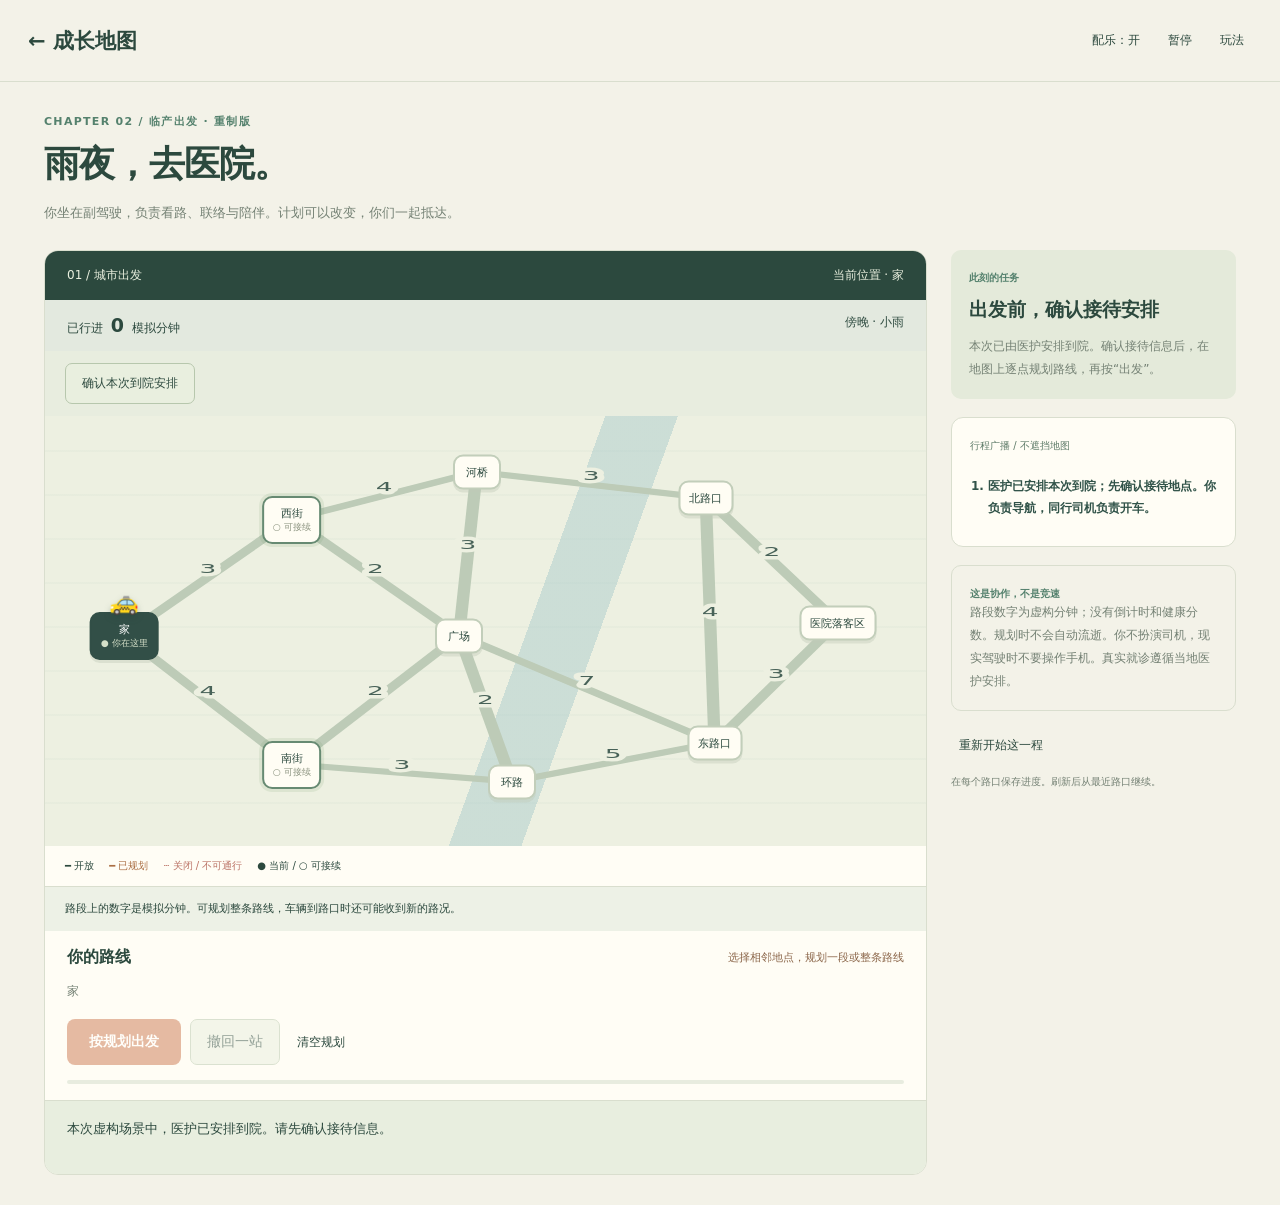
<file: dad-quest/route.html>
<!doctype html><html lang="zh-CN"><head><meta charset="utf-8"><meta name="viewport" content="width=device-width,initial-scale=1"><meta name="theme-color" content="#263f3d"><title>雨夜，去医院 · 爸爸练习生</title><link rel="stylesheet" href="assets/css/series.css?v=2"><link rel="stylesheet" href="assets/css/departure.css?v=2"></head><body><header><a class="brand" href="series.html">← 成长地图</a><nav><button id="music" aria-pressed="true">配乐：开</button><button id="pause">暂停</button><button id="guide">玩法</button></nav></header><main><section class="episode-intro"><small class="eyebrow">CHAPTER 02 / 临产出发 · 重制版</small><h1>雨夜，去医院。</h1><p>你坐在副驾驶，负责看路、联络与陪伴。计划可以改变，你们一起抵达。</p></section><div class="departure-layout"><section class="dispatch"><div class="board-head"><span id="phase">01 / 城市出发</span><span id="position"></span></div><div class="trip-strip"><span>已行进 <b id="elapsed">0</b> 模拟分钟</span><span id="weather">傍晚 · 小雨</span></div><div class="mission-actions"><button id="contact" class="secondary">确认本次到院安排</button><button id="directions" class="secondary" hidden>向服务台确认接待位置</button></div><div class="map-wrap"><svg id="roads" viewBox="0 0 100 100" preserveAspectRatio="none" aria-hidden="true"></svg><div id="places"></div><div id="traveler" aria-hidden="true">🚕</div></div><div class="map-legend"><span>━ 开放</span><span class="legend-plan">━ 已规划</span><span class="legend-block">┄ 关闭 / 不可通行</span><span>● 当前 / ○ 可接续</span></div><div class="road-ledger" id="road-ledger"></div><section class="plan-panel"><div class="plan-heading"><h2>你的路线</h2><span id="estimate"></span></div><p id="itinerary">先确认联络，再点地图连起路线。</p><div class="tool-row"><button id="go" class="primary">按规划出发</button><button id="undo" class="secondary">撤回一站</button><button id="clear" class="text-button">清空规划</button></div><div class="travel-progress"><i id="travel-progress"></i></div></section><div id="feedback" class="feedback" role="status">本次虚构场景中，医护已安排到院。请先确认接待信息。</div></section><aside class="departure-aside"><section class="brief"><small>此刻的任务</small><h2 id="objective"></h2><p id="instructions"></p></section><section class="radio"><small>行程广播 / 不遮挡地图</small><ol id="radio-log"></ol></section><section class="brief note"><small>这是协作，不是竞速</small><p>路段数字为虚构分钟；没有倒计时和健康分数。规划时不会自动流逝。你不扮演司机，现实驾驶时不要操作手机。真实就诊遵循当地医护安排。</p></section><button id="restart" class="text-button">重新开始这一程</button><p id="saved" class="local-note">在每个路口保存进度。刷新后从最近路口继续。</p></aside></div><section id="recap" hidden></section></main><dialog id="modal"><div id="modal-content"></div></dialog><script src="assets/js/series-core.js"></script><script src="assets/js/departure-core.js"></script><script src="assets/js/music.js"></script><script src="assets/js/departure.js?v=2"></script></body></html>
</file>
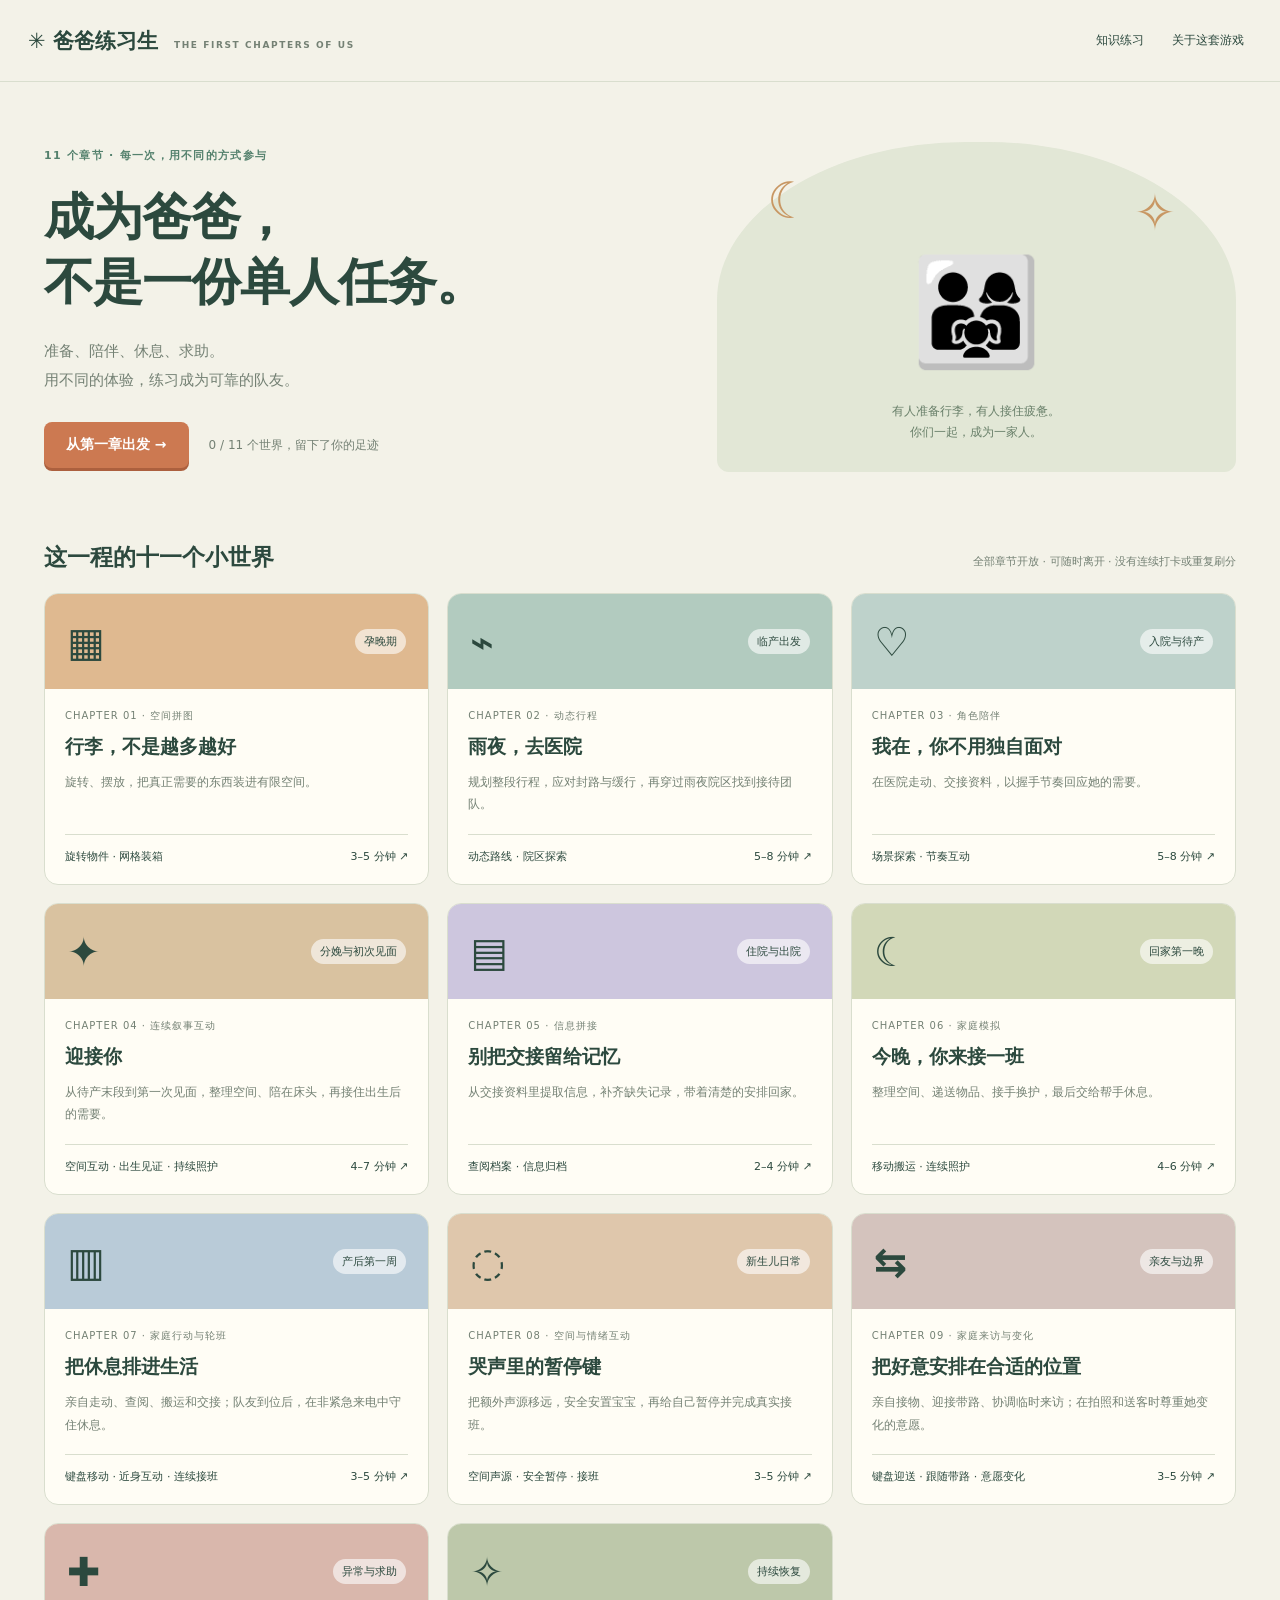
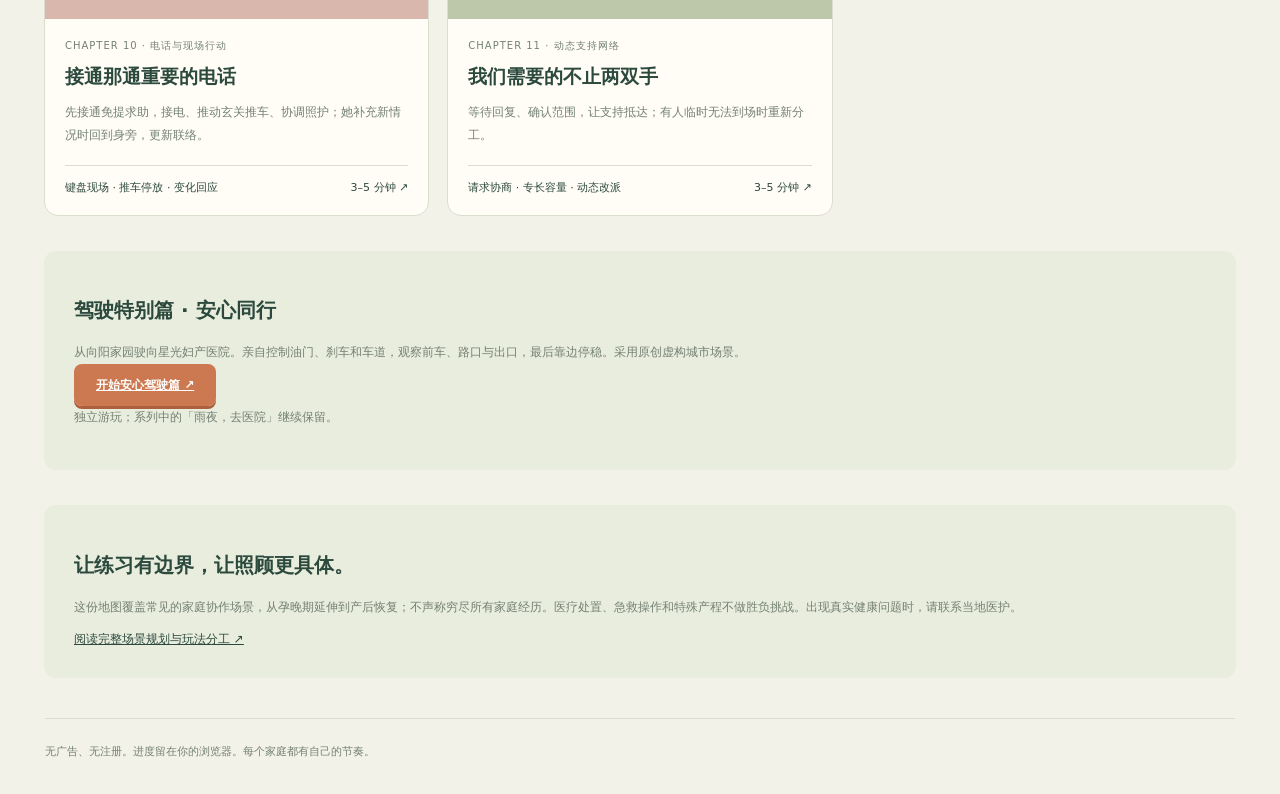
<file: dad-quest/series.html>
<!doctype html><html lang="zh-CN"><head><meta charset="utf-8"><meta name="viewport" content="width=device-width,initial-scale=1"><meta name="theme-color" content="#f3f2e8"><title>爸爸练习生 · 一起走过这一程</title><link rel="stylesheet" href="assets/css/series.css?v=1"></head><body><header><a class="brand" href="series.html">✳ 爸爸练习生<span>THE FIRST CHAPTERS OF US</span></a><nav><a href="practice.html">知识练习</a><button id="about">关于这套游戏</button></nav></header><main id="hub"><section class="hero"><div><small class="eyebrow">11 个章节 · 每一次，用不同的方式参与</small><h1>成为爸爸，<br>不是一份单人任务。</h1><p>准备、陪伴、休息、求助。<br>用不同的体验，练习成为可靠的队友。</p><div class="hero-actions"><button class="primary" id="continue">从第一章出发 →</button><span id="progress"></span></div></div><div class="journey-art" aria-hidden="true"><div class="orbit">☾</div><div class="sun">✧</div><div class="family">👨‍👩‍👧</div><span>有人准备行李，有人接住疲惫。<br>你们一起，成为一家人。</span></div></section><div class="section-head"><h2>这一程的十一个小世界</h2><p>全部章节开放 · 可随时离开 · 没有连续打卡或重复刷分</p></div><div id="chapter-grid"></div><section class="scope" id="driving-special"><h2>驾驶特别篇 · 安心同行</h2><p>从向阳家园驶向星光妇产医院。亲自控制油门、刹车和车道，观察前车、路口与出口，最后靠边停稳。采用原创虚构城市场景。</p><a class="primary" href="drive-beijing.html">开始安心驾驶篇 ↗</a><p>独立游玩；系列中的「雨夜，去医院」继续保留。</p></section><section class="scope"><h2>让练习有边界，让照顾更具体。</h2><p>这份地图覆盖常见的家庭协作场景，从孕晚期延伸到产后恢复；不声称穷尽所有家庭经历。医疗处置、急救操作和特殊产程不做胜负挑战。出现真实健康问题时，请联系当地医护。</p><a href="docs/SERIES_PLAN.md">阅读完整场景规划与玩法分工 ↗</a></section></main><footer>无广告、无注册。进度留在你的浏览器。每个家庭都有自己的节奏。</footer><dialog id="modal"><button id="close" aria-label="关闭">×</button><div id="modal-content"></div></dialog><script src="assets/js/series-data.js?v=7"></script><script src="assets/js/series-core.js?v=3"></script><script src="assets/js/series-hub.js?v=4"></script></body></html>
</file>
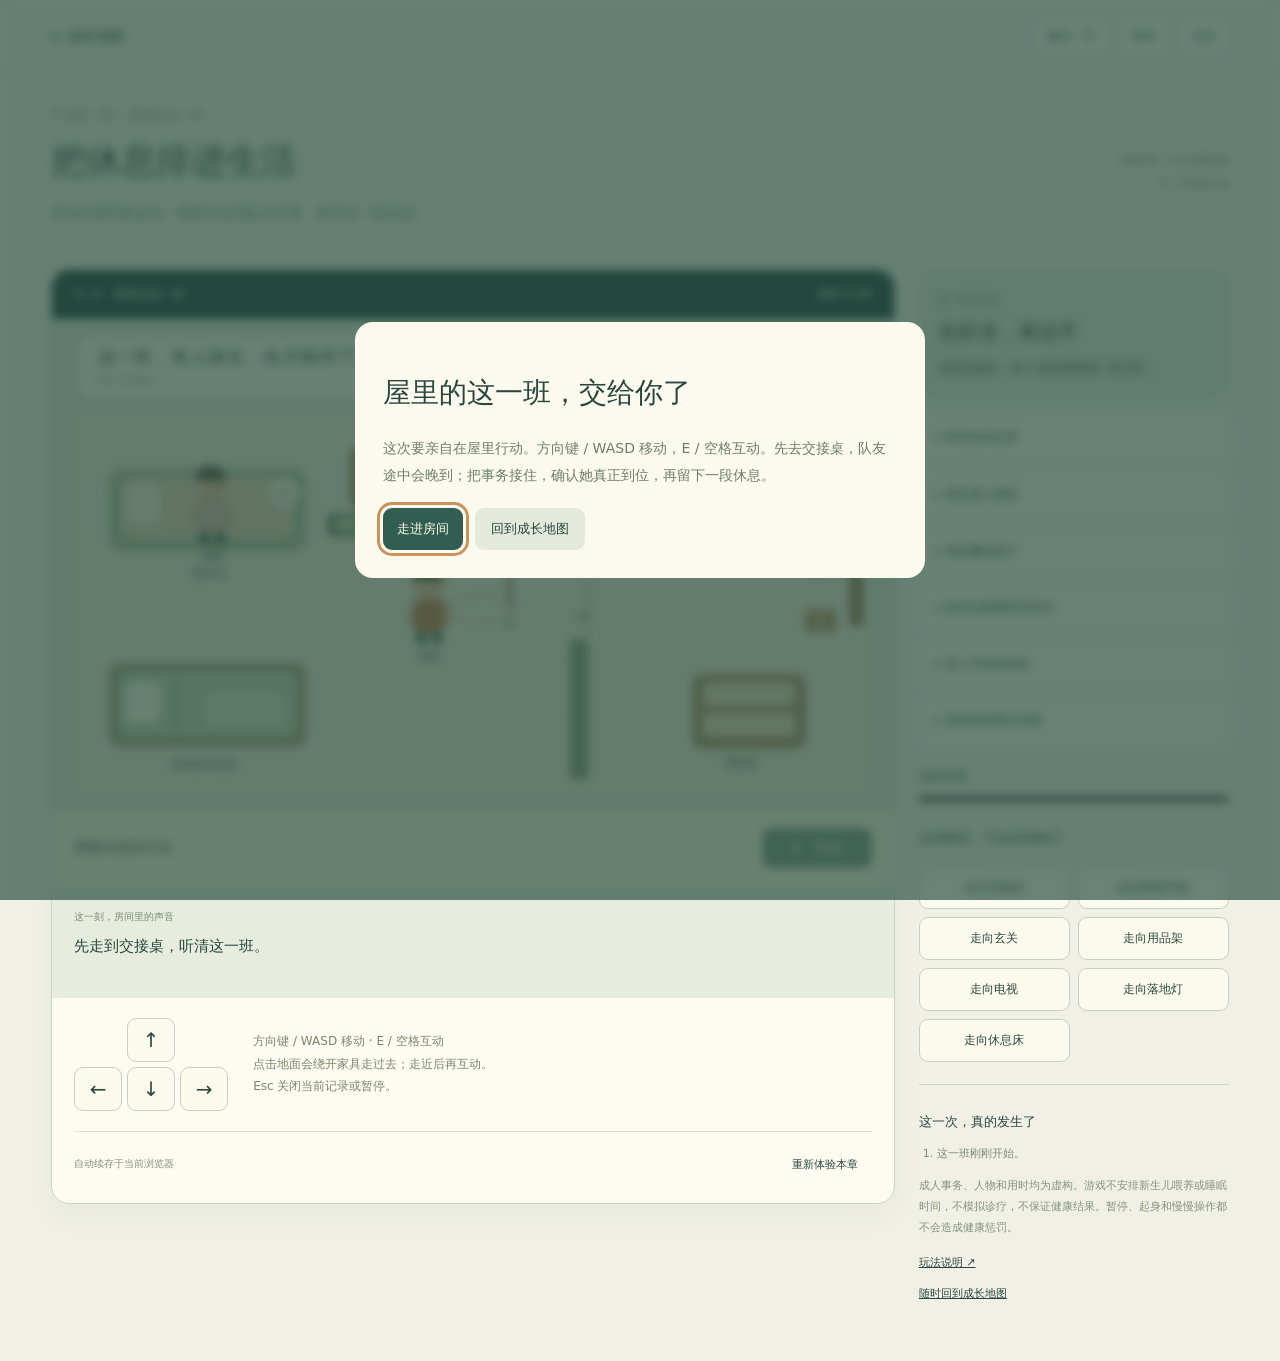
<file: dad-quest/shifts.html>
<!doctype html><html lang="zh-CN"><head><meta charset="utf-8"><meta name="viewport" content="width=device-width,initial-scale=1"><meta name="theme-color" content="#29463f"><title>把休息排进生活 · 屋里的这一班</title><link rel="stylesheet" href="assets/css/recovery.css?v=1"><link rel="stylesheet" href="assets/css/shifts.css?v=1"></head><body><header><a href="series.html">← 成长地图</a><nav><button id="music" aria-pressed="true">配乐：开</button><button id="pause">暂停</button><button id="guide">玩法</button></nav></header><main><section class="heading"><div><small>产后第一周 / 屋里的这一班</small><h1>把休息排进生活</h1><p>亲自在房间里走动，把责任交到队友手里，再守住一段休息。</p></div><span class="edition">WASD / 方向键移动<br>E / 空格互动</span></section><div class="layout"><section class="game"><div class="scene-head"><span id="chapter-status"></span><span id="clock"></span></div><canvas id="scene" width="960" height="560" tabindex="0" aria-label="家庭轮班互动场景，方向键或 WASD 移动，E 或空格与身旁物件互动"></canvas><div class="context"><span id="nearby"></span><button class="primary" id="interact">E · 互动</button></div><div id="panel" hidden></div><div class="story"><small>这一刻，房间里的声音</small><p id="speech" role="status"></p></div><div class="below"><div class="movement"><div class="dpad" aria-label="移动爸爸"><button data-dir="up" aria-label="向上移动">↑</button><button data-dir="left" aria-label="向左移动">←</button><button data-dir="down" aria-label="向下移动">↓</button><button data-dir="right" aria-label="向右移动">→</button></div><p>方向键 / WASD 移动 · E / 空格互动<br>点击地面会绕开家具走过去；走近后再互动。<br>Esc 关闭当前记录或暂停。</p></div><div class="local"><span id="saved"></span><button id="restart">重新体验本章</button></div></div></section><aside><div class="brief"><small>这一班的目标</small><h2 id="objective">先听清，再动手</h2><p id="instructions">到交接桌查看记录。队友还在路上，先把能独立完成的事情接住。</p></div><div id="tools"></div><section class="journal"><h3>这一次，真的发生了</h3><ol id="journal"></ol></section><p id="boundary">成人事务、人物和用时均为虚构。游戏不安排新生儿喂养或睡眠时间，不模拟诊疗，不保证健康结果。暂停、起身和慢慢操作都不会造成健康惩罚。</p><a href="docs/SHIFT_GAME.md">玩法说明 ↗</a><a class="map-link" href="series.html">随时回到成长地图</a></aside></div></main><dialog id="dialog"><div id="dialog-content"></div></dialog><script src="assets/js/series-data.js?v=7"></script><script src="assets/js/series-core.js?v=3"></script><script src="assets/js/music.js"></script><script src="assets/js/shifts-core.js?v=1"></script><script src="assets/js/shifts-scene.js?v=1"></script><script src="assets/js/shifts.js?v=1"></script></body></html>
</file>
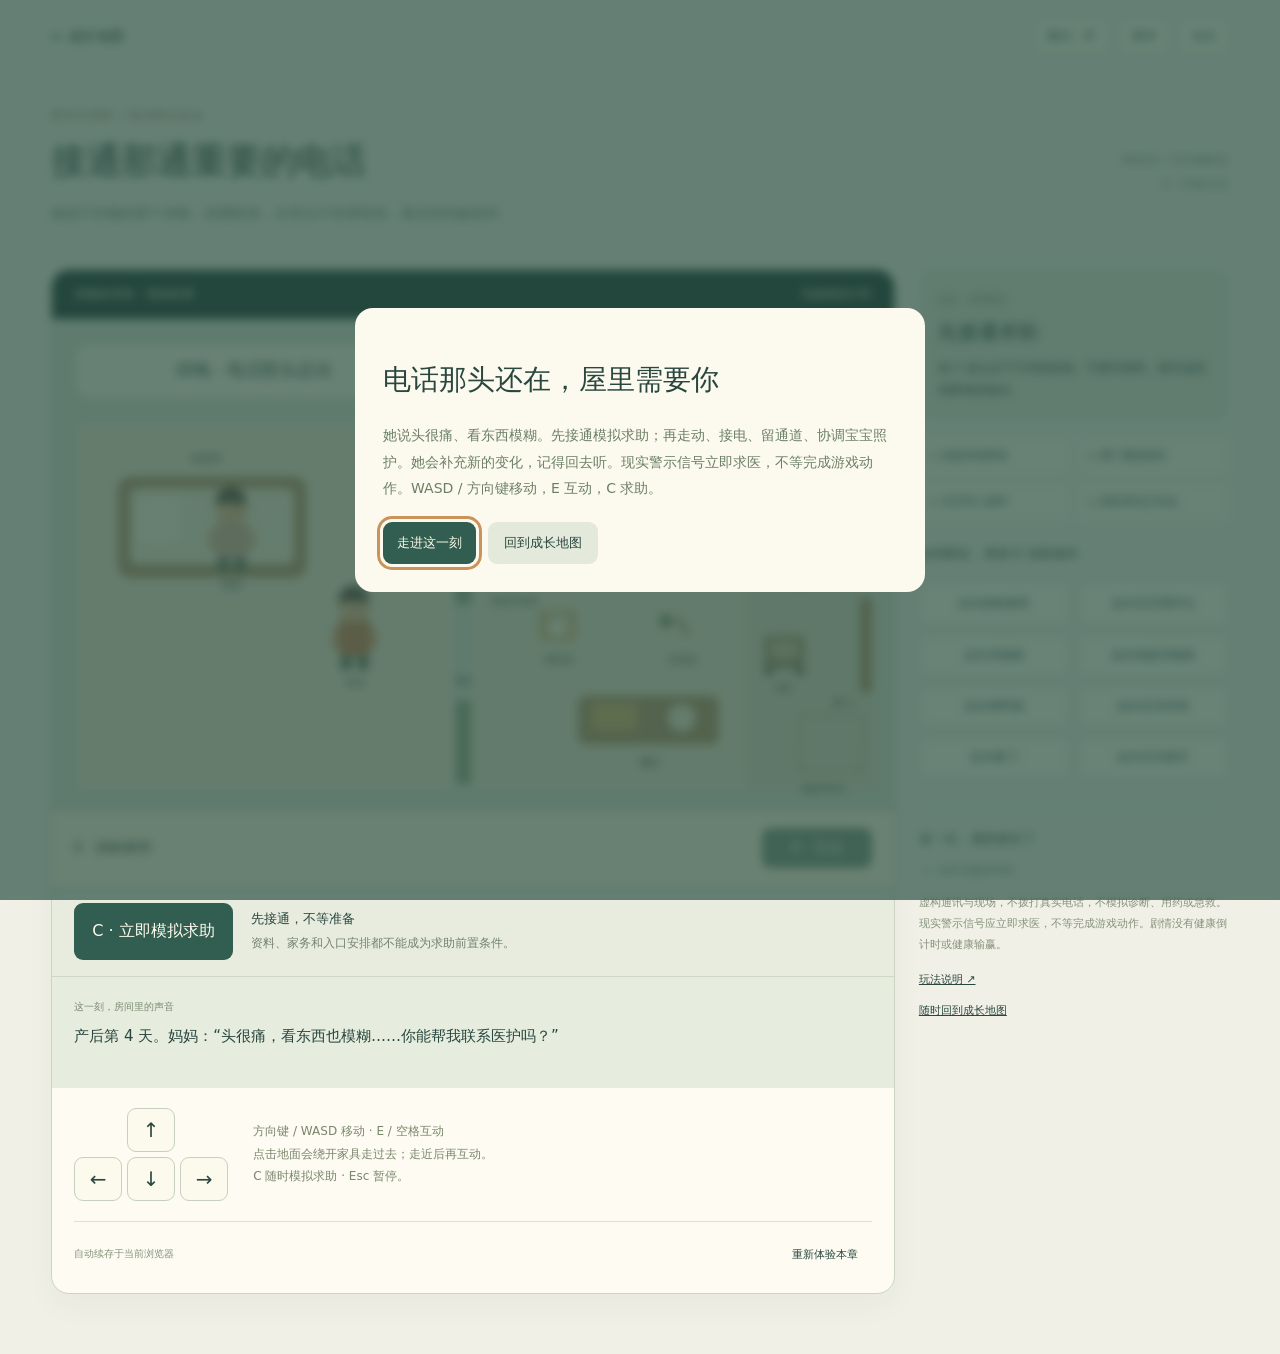
<file: dad-quest/signal.html>
<!doctype html><html lang="zh-CN"><head><meta charset="utf-8"><meta name="viewport" content="width=device-width,initial-scale=1"><meta name="theme-color" content="#29463f"><title>接通那通重要的电话 · 电话那头还在</title><link rel="stylesheet" href="assets/css/recovery.css?v=1"><link rel="stylesheet" href="assets/css/shifts.css?v=1"><link rel="stylesheet" href="assets/css/signal.css?v=1"></head><body><header><a href="series.html">← 成长地图</a><nav><button id="music" aria-pressed="true">配乐：开</button><button id="pause">暂停</button><button id="guide">玩法</button></nav></header><main><section class="heading"><div><small>异常与求助 / 电话那头还在</small><h1>接通那通重要的电话</h1><p>她说不舒服的那个傍晚：接通联络，在变化中协调现场，最后回到她身旁。</p></div><span class="edition">WASD / 方向键移动<br>E / 空格互动</span></section><div class="layout"><section class="game"><div class="scene-head"><span id="chapter-status"></span><span id="clock"></span></div><canvas id="scene" width="960" height="560" tabindex="0" aria-label="求助协调场景，方向键或 WASD 移动，E 互动，C 随时模拟求助"></canvas><div class="context"><span id="nearby"></span><button class="primary" id="interact">E · 互动</button></div><div class="call-dock"><button class="call-now" id="call">C · 立即模拟求助</button><div><b id="call-status">求助尚未启动</b><p id="call-detail">不等资料备齐，先接通联络。</p></div></div><div class="story"><small>这一刻，房间里的声音</small><p id="speech" role="status"></p></div><div class="below"><div class="movement"><div class="dpad" aria-label="移动爸爸"><button data-dir="up" aria-label="向上移动">↑</button><button data-dir="left" aria-label="向左移动">←</button><button data-dir="down" aria-label="向下移动">↓</button><button data-dir="right" aria-label="向右移动">→</button></div><p>方向键 / WASD 移动 · E / 空格互动<br>点击地面会绕开家具走过去；走近后再互动。<br>C 随时模拟求助 · Esc 暂停。</p></div><div class="local"><span id="saved"></span><button id="restart">重新体验本章</button></div></div></section><aside><div class="brief"><small>此刻，谁需要你</small><h2 id="objective">先接通求助</h2><p id="instructions">按 C 可随时接通模拟求助。电话和现场准备同时进行。</p></div><div id="tools"></div><section class="journal"><h3>这一次，真的发生了</h3><ol id="journal"></ol></section><p id="boundary">虚构通讯与现场，不拨打真实电话，不模拟诊断、用药或急救。现实警示信号应立即求医，不等完成游戏动作。剧情没有健康倒计时或健康输赢。</p><a href="docs/SIGNAL_GAME.md">玩法说明 ↗</a><a class="map-link" href="series.html">随时回到成长地图</a></aside></div></main><dialog id="dialog"><div id="dialog-content"></div></dialog><script src="assets/js/series-data.js?v=7"></script><script src="assets/js/series-core.js?v=3"></script><script src="assets/js/music.js"></script><script src="assets/js/signal-core.js?v=2"></script><script src="assets/js/signal-scene.js?v=2"></script><script src="assets/js/signal.js?v=2"></script></body></html>
</file>
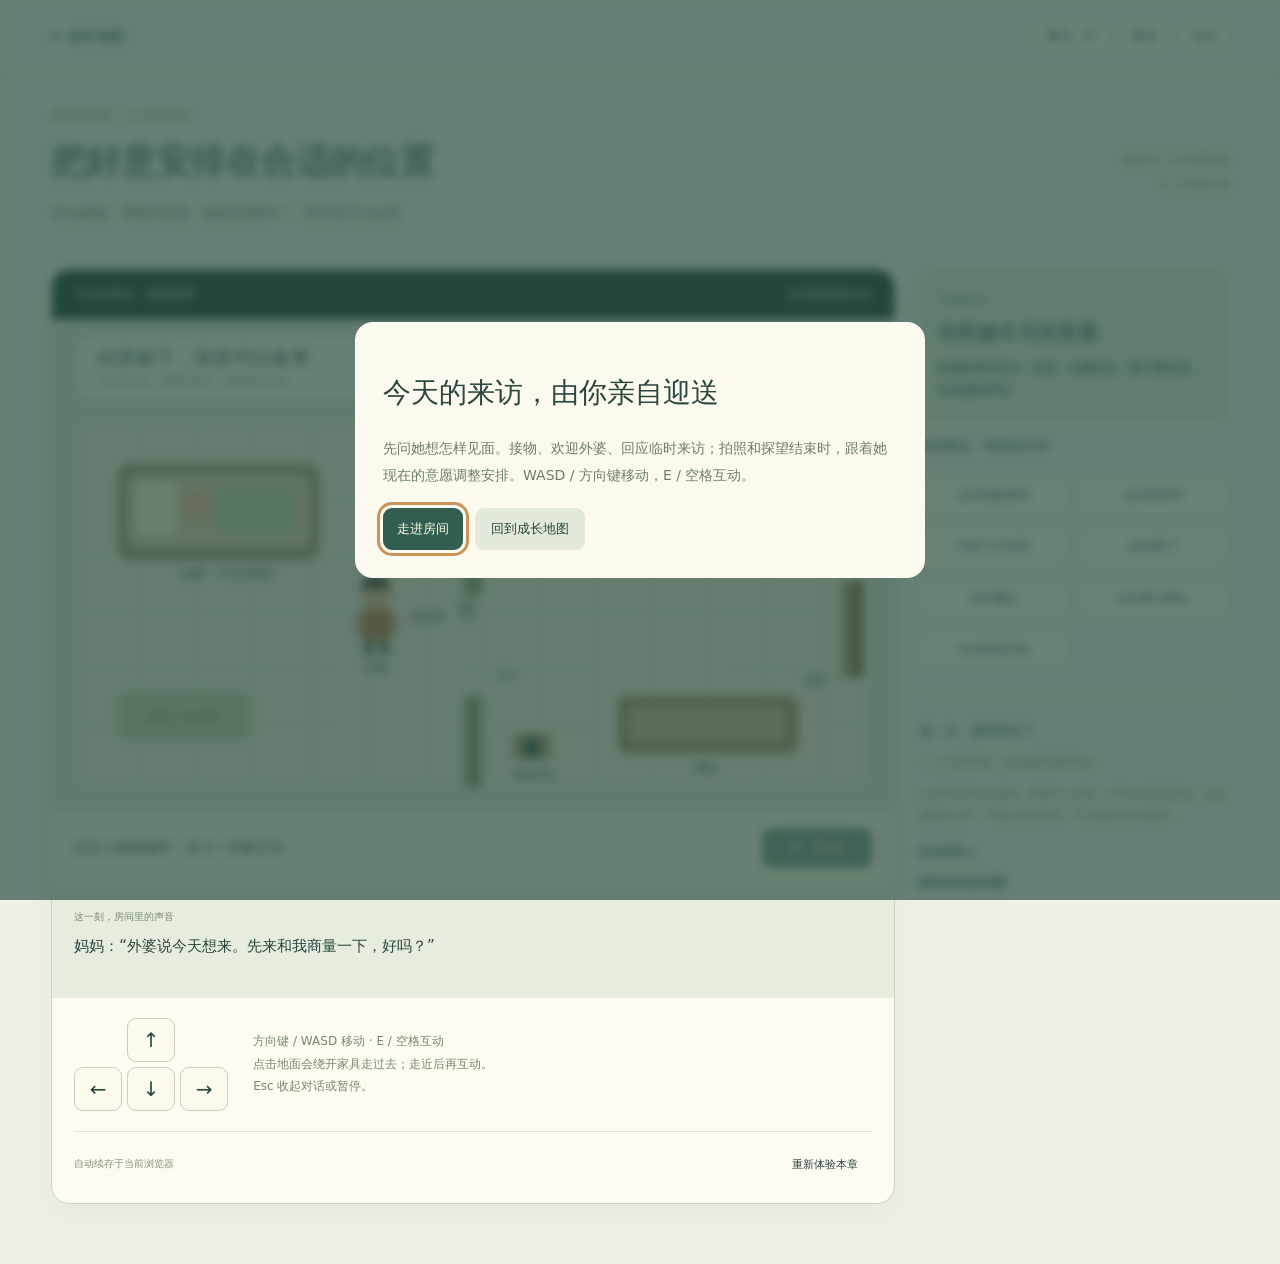
<file: dad-quest/visitors.html>
<!doctype html><html lang="zh-CN"><head><meta charset="utf-8"><meta name="viewport" content="width=device-width,initial-scale=1"><meta name="theme-color" content="#29463f"><title>亲友与边界 · 今天的来访</title><link rel="stylesheet" href="assets/css/recovery.css?v=1"><link rel="stylesheet" href="assets/css/shifts.css?v=1"></head><body><header><a href="series.html">← 成长地图</a><nav><button id="music" aria-pressed="true">配乐：开</button><button id="pause">暂停</button><button id="guide">玩法</button></nav></header><main><section class="heading"><div><small>亲友与边界 / 今天的来访</small><h1>把好意安排在合适的位置</h1><p>亲自接物、带路和送客；她的意愿变了，安排也可以改变。</p></div><span class="edition">WASD / 方向键移动<br>E / 空格互动</span></section><div class="layout"><section class="game"><div class="scene-head"><span id="chapter-status"></span><span id="clock"></span></div><canvas id="scene" width="960" height="560" tabindex="0" aria-label="家庭来访互动场景，方向键或 WASD 移动，E 或空格与身旁物件互动"></canvas><div class="context"><span id="nearby"></span><button class="primary" id="interact">E · 互动</button></div><div id="panel" hidden></div><div class="story"><small>这一刻，房间里的声音</small><p id="speech" role="status"></p></div><div class="below"><div class="movement"><div class="dpad" aria-label="移动爸爸"><button data-dir="up" aria-label="向上移动">↑</button><button data-dir="left" aria-label="向左移动">←</button><button data-dir="down" aria-label="向下移动">↓</button><button data-dir="right" aria-label="向右移动">→</button></div><p>方向键 / WASD 移动 · E / 空格互动<br>点击地面会绕开家具走过去；走近后再互动。<br>Esc 收起对话或暂停。</p></div><div class="local"><span id="saved"></span><button id="restart">重新体验本章</button></div></div></section><aside><div class="brief"><small>当前的约定</small><h2 id="objective">先和她商量</h2><p id="instructions">走到妈妈身旁，听清今天的来访意愿。</p></div><div id="tools"></div><section class="journal"><h3>这一次，真的发生了</h3><ol id="journal"></ol></section><p id="boundary">人物和安排均为虚构。尊重本人意愿，不评分妈妈或爸爸；没有健康倒计时，不拨打真实电话。可以随时暂停或离开。</p><a href="docs/VISITORS_GAME.md">玩法说明 ↗</a><a class="map-link" href="series.html">随时回到成长地图</a></aside></div></main><dialog id="dialog"><div id="dialog-content"></div></dialog><script src="assets/js/series-data.js?v=7"></script><script src="assets/js/series-core.js?v=3"></script><script src="assets/js/music.js"></script><script src="assets/js/visitors-core.js?v=4"></script><script src="assets/js/visitors-scene.js?v=5"></script><script src="assets/js/visitors.js?v=2"></script></body></html>
</file>
<file: dad-quest/assets/css/night.css>
:root{--bg:#eef0e5;--ink:#233c38;--muted:#76847b;--orange:#dc7c4c;--green:#558771}*{box-sizing:border-box}body{margin:0;background:var(--bg);color:var(--ink);font:14px system-ui,-apple-system,'PingFang SC',sans-serif}button,a{-webkit-tap-highlight-color:transparent}button{font:inherit;cursor:pointer}button:focus-visible,a:focus-visible{outline:3px solid #f1ac65;outline-offset:3px}header{display:flex;justify-content:space-between;align-items:center;padding:20px 3%;border-bottom:1px solid #d4dccd}.logo{color:var(--ink);text-decoration:none;display:flex;align-items:center;gap:12px;font-size:26px}.logo b{font-size:20px}.logo span{font-size:12px;color:var(--muted);border-left:1px solid #c7cdbf;padding-left:15px}nav{display:flex;gap:8px;align-items:center}nav button,nav a{background:transparent;border:1px solid #ced7c9;padding:8px 12px;border-radius:7px;color:var(--ink);text-decoration:none;font-size:12px}main{display:grid;grid-template-columns:minmax(0,1fr) 280px;gap:28px;max-width:1600px;margin:30px auto;padding:0 3%}.game-shell{background:#233c38;border-radius:16px;overflow:hidden;align-self:start;box-shadow:0 12px 35px #223c3818}.topbar{display:flex;gap:20px;align-items:center;color:#f0f4e8;padding:17px 22px}.topbar>div:first-child{flex:1}.topbar b{font-size:18px}.topbar small{display:block;color:#a9beb1;font-size:10px;margin:4px 0 0 12px}.live-dot{display:inline-block;width:6px;height:6px;border-radius:50%;background:#f4b77c;margin-right:7px}.stat{font-size:10px;display:grid;grid-template-columns:80px 23px;gap:5px}.stat>span{grid-column:1/3}.stat b{font-size:10px}.meter{height:6px;border-radius:10px;background:#435950;margin-top:4px;overflow:hidden}.meter i{display:block;height:100%;background:#acd0a1;width:100%;transition:width .3s}.stat:nth-child(3) .meter i{background:#eabf7b}.topbar>button{font-size:10px;background:none;border:1px solid #5f776b;color:#d7e1d2;border-radius:6px;padding:7px}.play-area{position:relative;background:#dfddc6}canvas{width:100%;display:block;touch-action:none;outline:none}#speech{position:absolute;top:3%;left:50%;transform:translateX(-50%);max-width:80%;width:max-content;border:1px solid #dddccd;background:#fffdf5ed;border-radius:12px;padding:12px 18px;box-shadow:0 4px 15px #25372a13;font-size:13px;line-height:1.6;pointer-events:none;opacity:0;transition:opacity .3s}#speech.show{opacity:1}#interaction{position:absolute;bottom:15px;left:50%;transform:translateX(-50%);background:#fffdf2f5;border:1px solid #cecebb;border-radius:12px;padding:12px 15px;display:flex;gap:20px;align-items:center;min-width:300px;overflow:hidden;box-shadow:0 4px 20px #18332620}#interaction small{display:block;color:var(--muted);font-size:10px;margin-bottom:4px}#interaction strong{font-size:13px}#interact{border:0;color:white;background:var(--green);padding:12px 16px;border-radius:7px;white-space:nowrap}#interact:disabled{background:#a3b0a0;cursor:default}kbd{font-family:inherit;border:1px solid #a2af98;border-radius:3px;font-size:10px;padding:1px 4px;margin:0 3px}#action-progress{position:absolute;bottom:0;left:0;height:4px;background:var(--orange);width:0}#carry{position:absolute;left:14px;top:14px;background:#233c38d9;color:#f5f2df;font-size:11px;padding:7px 10px;border-radius:20px}#toast{position:absolute;left:50%;top:42%;transform:translate(-50%,-50%);background:#253f36ec;color:white;padding:14px 20px;border-radius:9px;pointer-events:none;opacity:0;max-width:85%;text-align:center;line-height:1.7;transition:opacity .3s}#toast.show{opacity:1}.bottom-bar{display:flex;justify-content:space-between;gap:15px;padding:14px 20px;font-size:10px;color:#b6c4b8;line-height:1.9}.chapter-label{font-size:9px;letter-spacing:1.8px;color:var(--green);font-weight:700}h1{font-size:25px;line-height:1.4;margin:12px 0}.intro{font-size:12px;color:var(--muted);line-height:1.9}.mission-title{display:flex;align-items:center;justify-content:space-between;margin-top:25px}.mission-title h2{font-size:14px}.mission-title>b{font-size:11px;color:var(--green)}.mission{display:flex;gap:11px;padding:11px 0;border-bottom:1px solid #d9dfd1;align-items:flex-start}.mission .circle{border:1px solid #b7c5b2;border-radius:50%;width:18px;height:18px;flex-shrink:0;text-align:center;font-size:11px;line-height:16px}.mission strong{font-size:12px;font-weight:600}.mission small{display:block;font-size:10px;color:var(--muted);margin-top:4px;line-height:1.6}.mission.done{opacity:.55}.mission.done .circle{background:var(--green);border-color:var(--green);color:white}.mission.active .circle{border-color:var(--orange);box-shadow:0 0 0 3px #dc7c4c15}#hint{background:#e0e6d6;border-radius:10px;padding:14px;margin-top:22px}#hint small{font-size:10px;font-weight:700;color:var(--green)}#hint p{font-size:12px;line-height:1.8;margin:7px 0 0}.pocket{margin:20px 0}.pocket b{font-size:11px}.pocket div{margin-top:10px;font-size:12px;color:var(--muted)}.secondary{padding:12px;border:1px solid #aabb9c;color:var(--ink);border-radius:8px;background:transparent;width:100%;font-size:12px}.note{font-size:10px;line-height:1.9;color:var(--muted);margin-top:18px}dialog{border:0;border-radius:20px;background:#faf8ed;color:var(--ink);width:min(590px,92vw);padding:34px;box-shadow:0 20px 100px #132d3444;max-height:90vh}dialog::backdrop{background:#19372ccd;backdrop-filter:blur(6px)}dialog h1{font-size:35px;margin:15px 0}dialog p{line-height:1.85;color:#64766b;font-size:13px}dialog .eyebrow{color:var(--orange);font-size:11px;letter-spacing:2px}dialog .primary{background:var(--orange);border:0;padding:15px 26px;border-radius:9px;color:white;font-weight:700;margin-top:10px}dialog .secondary{margin-top:15px}dialog .features{display:grid;grid-template-columns:repeat(3,1fr);gap:10px;margin:22px 0}dialog .features div{background:#ebeede;padding:14px 10px;border-radius:10px;font-size:11px;text-align:center}dialog .features b{display:block;font-size:22px;margin-bottom:8px}.summary-item{font-size:13px;line-height:1.7;padding:8px 0;border-bottom:1px solid #dedfcd}.summary-item span{color:#728575;font-size:11px}#touch{display:none;position:absolute;bottom:18px;left:12px;text-align:center}#touch button{width:38px;height:38px;background:#fffdf0dd;border:1px solid #b9c5b0;border-radius:9px;color:#365545;font-size:18px;touch-action:none}#touch>div{display:flex;gap:3px;margin-top:3px}@media(max-width:1100px){main{grid-template-columns:minmax(0,1fr) 240px;gap:18px}.topbar{gap:12px;padding:13px}.topbar small{display:none}.stat{grid-template-columns:55px 20px}.bottom-bar span:last-child{display:none}}@media(max-width:850px){header{padding:12px 4%}.logo span{display:none}main{display:flex;flex-direction:column;margin:18px auto}.game-shell{width:100%}aside{display:grid;grid-template-columns:1fr 1fr;column-gap:20px}aside .chapter-label,aside h1,aside .intro{grid-column:1/3}aside h1{margin:8px 0}.mission-title,#missions{grid-column:1/2}.mission-title{margin:0}#hint{grid-column:2;grid-row:4/6;margin:0;align-self:start}.pocket{grid-column:2}.note{grid-column:1/3}#help-route{grid-column:1/3}nav{gap:4px}nav button,nav a{padding:6px;font-size:10px}.logo{gap:5px}.logo b{font-size:16px}#interaction{bottom:10px;min-width:230px;padding:9px;gap:10px}#interaction strong{font-size:11px}#interact{padding:8px 10px}#carry{font-size:9px;top:8px;left:8px}#speech{padding:8px 12px;font-size:11px}.bottom-bar{padding:9px 12px}.topbar>button{font-size:9px}.topbar{gap:10px}.topbar b{font-size:14px}canvas{height:auto}#toast{font-size:12px}.stat{grid-template-columns:48px 15px}.stat b{font-size:10px}}@media(pointer:coarse){#touch{display:block}.bottom-bar>span:first-child{font-size:0}.bottom-bar>span:first-child:after{content:'点击物品自动走近 · 方向键移动 · 点「互动」操作';font-size:10px}#interaction{left:auto;right:10px;transform:none;min-width:180px;max-width:60%;gap:8px}#interaction kbd{display:none}}@media(prefers-reduced-motion:reduce){*{transition:none!important}}

@media(max-width:600px){#interaction{position:relative;left:auto;right:auto;bottom:auto;transform:none;max-width:none;min-width:0;width:100%;border-radius:0;padding:12px 16px;justify-content:space-between}#touch{display:none}.topbar{padding:12px 10px;gap:8px}.stat{grid-template-columns:40px 14px;font-size:9px}.bottom-bar>span:first-child:after{content:'点击房间物品自动走近，再点互动。横屏游玩视野更好。'}#speech{max-width:90%;top:12%;font-size:10px}.logo b{font-size:14px}nav a{display:none}aside{column-gap:12px}}

.mission:not(.active) small{display:none}

/* Controls have their own row below the canvas at every viewport size. */
.control-deck{display:flex;align-items:center;gap:14px;padding:12px 18px;background:#eeeede;border-top:1px solid #c9ceba}
.control-deck #interaction{position:relative;inset:auto;transform:none;flex:1;min-width:0;max-width:none;width:auto;justify-content:space-between;border:0;border-radius:8px;box-shadow:none;padding:10px 14px;background:#faf9ee}
.control-deck #interaction>div:first-child{min-width:0}.control-deck #interaction strong{line-height:1.6;overflow-wrap:anywhere}.control-deck #interact{flex-shrink:0}
.control-deck #touch{position:static;flex-shrink:0}.volume-control{display:flex;align-items:center;gap:5px;color:#557661}.volume-control input{width:64px;accent-color:#558771;cursor:pointer}
@media(max-width:850px){header{flex-wrap:wrap;gap:10px}.control-deck{padding:10px 12px}.volume-control input{width:48px}}
@media(max-width:600px){.control-deck{padding:8px}.control-deck #interaction{padding:9px 12px}.bottom-bar>span:first-child{font-size:0}.bottom-bar>span:first-child:after{font-size:10px}nav{flex-wrap:wrap}}

/* The canvas contains only the world. Dialogue, feedback and inventory live below it. */
.message-panel{padding:12px 18px 8px;background:#f5f3e7;border-top:1px solid #d4d7c5}
.message-heading{display:flex;justify-content:space-between;align-items:center;gap:12px;color:#68806d;font-size:10px;letter-spacing:1px;margin-bottom:6px}
.message-panel #carry{position:static;inset:auto;background:#e3e9da;color:#45644f;padding:4px 9px;font-size:10px;border-radius:6px;letter-spacing:0}
.message-panel #speech,.message-panel #toast{position:static;inset:auto;transform:none;width:auto;max-width:none;opacity:1;transition:none;pointer-events:auto;box-shadow:none;border:0;border-radius:0;text-align:left;overflow-wrap:anywhere}
.message-panel #speech{background:transparent;color:#304f43;padding:4px 0;min-height:50px;font-size:13px;line-height:1.7}
.message-panel #toast{background:transparent;color:#7a6846;padding:4px 0;min-height:30px;font-size:11px;line-height:1.7}
@media(max-width:600px){.message-panel{padding:10px 12px 6px}.message-panel #speech{font-size:12px;min-height:68px}.message-panel #toast{min-height:44px}}
@media(max-width:600px){nav a.episode-link{display:inline-block}}

.episode-return{display:block;margin-top:18px;color:#558771;font-size:13px;text-decoration:none}

.recap-actions{display:flex;flex-wrap:wrap;gap:12px;margin:20px 0;align-items:stretch}.recap-actions a{display:flex;align-items:center;justify-content:center;text-align:center;text-decoration:none;flex:1 1 180px;min-width:0;line-height:1.6}.recap-actions .primary,.recap-actions .secondary{margin:0;padding:14px 16px;font-size:13px}
</file>
<file: dad-quest/assets/css/series.css>
:root{--bg:#f3f2e8;--paper:#fffdf5;--ink:#2c493e;--muted:#748174;--line:#d9dece;--green:#54816d;--orange:#cc7951}*{box-sizing:border-box}body{margin:0;color:var(--ink);background:var(--bg);font:14px system-ui,-apple-system,'PingFang SC',sans-serif}button,input,select{font:inherit}button,a{touch-action:manipulation}button{cursor:pointer}a{color:inherit}button:focus-visible,a:focus-visible,input:focus-visible{outline:3px solid #dca36d;outline-offset:3px}header{max-width:1300px;margin:auto;padding:24px 28px;display:flex;align-items:center;justify-content:space-between;border-bottom:1px solid var(--line);gap:15px}.brand{font-size:21px;font-weight:750;text-decoration:none;white-space:nowrap}.brand span{font-size:9px;color:var(--muted);margin-left:16px;letter-spacing:1.6px}nav{display:flex;gap:12px;align-items:center}nav a,nav button,.text-button{border:0;background:none;font-size:12px;color:var(--ink);padding:8px;text-decoration:none}main{max-width:1240px;margin:auto;padding:30px 24px}.hero{display:grid;grid-template-columns:1.2fr 1fr;gap:50px;padding:30px 0 50px;align-items:center}.eyebrow{color:var(--green);letter-spacing:1.3px;font-size:11px;font-weight:650}h1{font-size:50px;line-height:1.3;letter-spacing:-1px;margin:22px 0}p{line-height:1.9;color:var(--muted)}.hero p{font-size:15px}.hero-actions{display:flex;gap:20px;align-items:center;margin-top:28px}.hero-actions span{font-size:12px;color:var(--muted)}.primary{border:0;background:var(--orange);color:white;padding:14px 22px;border-radius:8px;font-weight:650;box-shadow:0 3px 0 #ac603e}.secondary{border:1px solid #b7c7ad;background:#e9efdf;color:var(--ink);padding:11px 16px;border-radius:7px}.primary:disabled,.secondary:disabled{opacity:.5;cursor:default;box-shadow:none}.journey-art{height:330px;background:#e2e7d6;border-radius:48% 48% 12px 12px;position:relative;display:grid;place-items:center}.family{font-size:105px;margin-top:10px}.journey-art>span{position:absolute;bottom:28px;text-align:center;line-height:1.8;font-size:12px;color:#687f69}.orbit,.sun{position:absolute;font-size:50px;color:#c89763}.orbit{top:30px;left:50px}.sun{top:42px;right:60px}.section-head{display:flex;align-items:end;justify-content:space-between;margin:20px 0}.section-head h2{font-size:23px;margin:0}.section-head p{font-size:11px;margin:0}#chapter-grid{display:grid;grid-template-columns:repeat(3,1fr);gap:18px}.chapter-card{border:1px solid var(--line);border-radius:14px;overflow:hidden;background:var(--paper);text-decoration:none;display:flex;flex-direction:column;transition:transform .18s}.chapter-card:hover{transform:translateY(-4px)}.card-art{height:95px;display:flex;justify-content:space-between;align-items:center;padding:22px}.card-art b{font-size:40px}.card-art span{font-size:11px;background:#fff9;padding:5px 9px;border-radius:20px}.card-body{padding:20px;flex:1;display:flex;flex-direction:column}.card-body small{font-size:10px;color:var(--muted);letter-spacing:1px}.card-body h3{font-size:19px;line-height:1.45;margin:10px 0}.card-body p{font-size:12px;margin:0 0 18px}.card-bottom{font-size:11px;display:flex;justify-content:space-between;margin-top:auto;border-top:1px solid var(--line);padding-top:14px}.scope{padding:30px;background:#e9edde;border-radius:12px;margin-top:35px}.scope h2{font-size:20px}.scope p,.scope a{font-size:12px}footer{max-width:1190px;padding:25px 0;margin:10px auto;border-top:1px solid var(--line);font-size:11px;color:var(--muted)}.episode-intro h1{font-size:36px;margin:12px 0}.episode-intro p{font-size:13px;margin-bottom:25px}.episode-layout{display:grid;grid-template-columns:minmax(0,1fr) 270px;gap:24px}.board-shell{border:1px solid #cdd8c5;border-radius:14px;overflow:hidden;background:var(--paper);align-self:start}.board-head{background:var(--ink);color:#eaf0df;display:flex;justify-content:space-between;gap:15px;padding:16px 22px;font-size:12px}#board{min-height:330px;padding:24px;background:#f7f5eb}.feedback{padding:16px 22px;min-height:74px;background:#e8eedf;border-top:1px solid var(--line);line-height:1.8;font-size:13px}.brief{padding:18px;background:#e4eada;border-radius:10px;margin-bottom:18px}.brief small{font-size:10px;color:var(--green);font-weight:700}.brief h2{font-size:19px;line-height:1.55;margin:10px 0}.brief p{font-size:12px;margin:0}.brief.note{background:transparent;border:1px solid var(--line);margin-top:18px}.local-note{font-size:10px}.text-link{font-size:12px}#tools{display:grid;gap:10px}#tools>button{width:100%;text-align:left;padding:13px;border-radius:8px;border:1px solid var(--line);background:var(--paper);color:var(--ink);line-height:1.6}#tools>button.selected{border:2px solid var(--green);background:#e3edde}#tools>button:disabled{opacity:.55;cursor:default}#tools small{font-size:10px;color:var(--muted)}.chip{display:inline-block;background:#e1e8d9;border-radius:20px;padding:5px 9px;font-size:11px;margin:4px}.board-title{font-size:18px;margin:0 0 14px}.board-note{font-size:12px;margin:8px 0 18px}.pack-grid{display:grid;grid-template-columns:repeat(6,1fr);gap:5px;padding:15px;border:7px solid #b49877;border-radius:18px;background:#dfd3b8;max-width:620px;aspect-ratio:6/4}.pack-cell{border:1px dashed #b5a98d;background:#eee6d0;color:#46634c;border-radius:6px;min-width:0;font-size:12px;line-height:1.3;position:relative}.pack-cell.occupied{border:1px solid #f8f6e3;background:var(--item-color);font-weight:600}.pack-cell.anchor::after{content:'×';position:absolute;right:4px;top:2px;font-size:10px}.tool-row{display:flex;gap:9px;flex-wrap:wrap;margin:15px 0}.route-board{position:relative;width:100%;aspect-ratio:1.6;background:#e4eadb;border-radius:14px}.route-board svg{position:absolute;inset:0;width:100%;height:100%}.route-node{position:absolute;transform:translate(-50%,-50%);border:2px solid #aabdac;background:#fffbed;border-radius:12px;padding:10px;font-size:12px;min-width:55px}.route-node.current{background:#cd885c;color:white;border-color:#ad704a}.route-node.visited{background:#bbd2b9}.legend{font-size:11px;margin-top:12px}.doc-tabs{display:flex;gap:8px;margin-bottom:15px;flex-wrap:wrap}.doc-tabs button{padding:9px 13px;border:1px solid var(--line);border-radius:6px;background:#fffbed}.doc-tabs .active{background:#d7e4d2}.doc-paper{background:#fffcf3;border:1px solid #dfdaca;padding:23px;border-radius:3px 3px 14px 3px;box-shadow:4px 4px 0 #e3e2d5}.doc-paper small{font-size:10px;color:#9a927b}.fact{display:block;width:100%;text-align:left;margin:12px 0;padding:12px;background:#f3efdf;border:1px solid #e1dbc7;border-radius:7px;color:var(--ink)}.fact.selected{outline:2px solid var(--green)}.slots{display:grid;grid-template-columns:repeat(2,1fr);gap:10px;margin-top:18px}.slot{min-height:80px;border:1px dashed #acbfa6;background:#edf1e5;border-radius:8px;padding:12px;text-align:left;color:var(--ink)}.slot b{display:block;font-size:12px;margin-bottom:7px}.slot span{font-size:11px;color:#6e7e6e}.shift-wrap{overflow-x:auto}.shift-grid{display:grid;grid-template-columns:75px repeat(4,minmax(74px,1fr));gap:5px;min-width:405px}.shift-label{font-size:11px;display:grid;place-items:center;padding:10px 3px}.shift-cell{border:1px dashed #b7c6ae;border-radius:6px;min-height:76px;background:#eef2e7;color:var(--ink);font-size:11px;line-height:1.6;padding:8px}.shift-cell.fixed{border-style:solid;background:#dbdfd4}.shift-cell.filled{background:#dfbc95;border-style:solid}.soothe-scene{height:220px;border-radius:16px;position:relative;display:grid;place-items:center;background:linear-gradient(#dfdcc5,#f0e6cd)}.lamp{position:absolute;right:12%;top:20px;width:65px;height:65px;border-radius:50%;background:#f2d390;box-shadow:0 0 50px #f1d89f}.cot{width:170px;height:95px;background:#fbf5e6;border:9px solid #ae9476;border-radius:15px;position:relative}.cot::after{content:'同室独立婴儿床';position:absolute;top:98px;left:0;right:0;text-align:center;font-size:11px;color:#807663}.baby-icon{font-size:44px;text-align:center;margin:7px}.parent-icon{font-size:64px;position:absolute;left:14%;bottom:35px}.sound-lines{position:absolute;left:48%;top:24px;color:#877b67;letter-spacing:9px;font-size:23px}.dial{display:block;background:#ecefe1;padding:15px;border-radius:9px;margin:12px 0}.dial span{display:flex;justify-content:space-between;font-size:12px;margin-bottom:10px}.dial input{width:100%;accent-color:var(--green)}.station-banner{font-size:13px;padding:13px;background:#e7e8d7;border-radius:8px;margin:12px 0}.reception{background:#e6ebdc;border-radius:12px;padding:22px;min-height:260px}.moving-card{background:#fffcef;border:1px solid #d6d8c4;border-radius:12px;padding:20px;max-width:330px;margin:12px auto 20px;text-align:center;box-shadow:0 5px 0 #d6ddc8}.moving-card strong{font-size:18px;display:block;margin:10px}.moving-card p{font-size:12px}.lanes{display:grid;grid-template-columns:repeat(3,1fr);gap:10px}.lane{border:1px dashed #a7b9a0;padding:15px 8px;border-radius:10px;color:var(--ink);background:#edf3e5;font-size:12px;min-height:78px}.phone-panel{border:8px solid #3e574e;border-radius:25px;background:#e6ecdd;padding:25px;margin:auto;max-width:460px}.phone-panel h2{font-size:20px}.phone-panel p{font-size:13px}.call-button{display:block;background:#bb704f;color:white;border:0;border-radius:50%;width:100px;height:100px;margin:20px auto;font-size:15px}.phone-state{text-align:center;color:var(--green);font-size:12px}.network-grid{display:grid;grid-template-columns:1fr 1fr;gap:35px;position:relative}.network-col{display:grid;gap:10px}.network-card{background:#fffbed;border:1px solid #cdd8bf;border-radius:9px;padding:13px;text-align:left;color:var(--ink);font-size:12px;line-height:1.6;position:relative}.network-card.selected{outline:2px solid var(--orange)}.network-card.assigned{background:#deead5}.network-card span{display:block;font-size:10px;color:var(--muted)}.network-card i{font-style:normal;font-size:10px;color:#9a694b}.network-svg{position:absolute;inset:0;width:100%;height:100%;pointer-events:none;opacity:.5}.complete-stamp{text-align:center;padding:30px}.complete-stamp .symbol{font-size:64px;color:var(--green)}.complete-stamp h2{font-size:28px}.complete-stamp p{font-size:14px}.complete-actions{display:flex;justify-content:center;gap:12px;flex-wrap:wrap}.complete-actions a{text-decoration:none}dialog{border:1px solid var(--line);border-radius:15px;background:var(--paper);color:var(--ink);max-width:600px;width:calc(100% - 32px);max-height:85vh;padding:30px}dialog::backdrop{background:#233e34ac;backdrop-filter:blur(4px)}dialog h2{font-size:25px}dialog p,dialog li{font-size:13px;line-height:1.9}#close{float:right;border:0;background:none;font-size:25px}.choice-actions{display:flex;gap:12px;flex-wrap:wrap;margin-top:20px}@media(max-width:900px){.brand span{display:none}#chapter-grid{grid-template-columns:repeat(2,1fr)}.episode-layout{grid-template-columns:1fr}.episode-layout aside{display:grid;grid-template-columns:1fr 1fr;gap:14px}.brief.note{margin:0}#tools{grid-column:2;grid-row:1/4}.hero{gap:25px}.hero h1{font-size:40px}.journey-art{height:280px}.section-head{align-items:start;gap:10px;flex-direction:column}}@media(max-width:600px){header{padding:18px 16px;flex-wrap:wrap}.brand{font-size:18px}main{padding:24px 16px}.hero{grid-template-columns:1fr;padding:15px 0 20px;gap:25px}.hero h1{font-size:39px}.journey-art{height:200px}.family{font-size:75px;margin-top:-25px}.journey-art>span{bottom:18px;font-size:11px}.orbit,.sun{font-size:35px}.hero-actions{flex-wrap:wrap;gap:12px}#chapter-grid{gap:12px}.card-art{height:75px;min-height:75px;padding:15px}.card-body{padding:14px}.card-body h3{font-size:16px}.card-body p{font-size:11px}.card-bottom{font-size:10px;gap:8px;line-height:1.7}.episode-intro h1{font-size:29px}.episode-layout aside{display:block}.brief{margin:12px 0}#board{padding:16px}.route-node{font-size:10px;padding:7px;min-width:44px}.slots{gap:7px}.pack-grid{padding:8px;border-width:5px;gap:3px}.pack-cell{font-size:10px}.network-grid{gap:22px}.network-card{padding:9px;font-size:11px}.lanes{gap:6px}.lane{font-size:11px;padding:10px 5px}.parent-icon{left:8%;font-size:45px}.cot{width:140px;margin-left:30px}footer{padding:22px 16px}.scope{padding:20px}.episode-intro p{font-size:12px}}@media(prefers-reduced-motion:reduce){*{transition:none!important;scroll-behavior:auto!important}}

.moving-card{animation:arrive .35s ease-out}@keyframes arrive{from{opacity:.2;transform:translateY(-18px)}to{opacity:1;transform:none}}@media(prefers-reduced-motion:reduce){.moving-card{animation:none}}
</file>
<file: dad-quest/assets/css/birth.css>
:root{font-family:system-ui,-apple-system,BlinkMacSystemFont,"PingFang SC",sans-serif;color:#29443e;background:#f1f0e7;font-synthesis:none}*{box-sizing:border-box}body{margin:0}button,a,input{touch-action:manipulation}a{color:inherit;text-decoration:none}button{font:inherit;cursor:pointer;border:1px solid #c6d1c6;border-radius:10px;background:#f9f8ef;color:#29443e;padding:11px 16px}button:focus-visible,a:focus-visible,input:focus-visible,canvas:focus-visible{outline:3px solid #c18552;outline-offset:3px}button:disabled{opacity:.45;cursor:default}header{padding:20px 5vw;display:flex;align-items:center;justify-content:space-between;border-bottom:1px solid #d5dccf;font-size:14px}header>a{font-weight:750}nav{display:flex;gap:14px;align-items:center}nav button{padding:8px 12px}main{max-width:1400px;margin:auto;padding:34px 4vw 60px}.heading{display:flex;align-items:center;justify-content:space-between;margin-bottom:28px}.heading small{letter-spacing:.22em;font-size:11px;color:#8d765f}h1{font-size:52px;letter-spacing:-.06em;font-weight:650;margin:12px 0}.heading p{font-size:16px;line-height:1.8;color:#677b6c}.chapter-note{font-size:15px;line-height:2;text-align:right}.chapter-note span{font-size:12px;color:#768272}.layout{display:grid;grid-template-columns:minmax(0,1fr) 255px;gap:28px;align-items:start}.game{border:1px solid #ccd5c5;border-radius:20px;overflow:hidden;background:#fcfbf3;box-shadow:0 10px 40px #264c3010}.scene-top{background:#29443e;color:#edf0dc;display:flex;justify-content:space-between;gap:10px;padding:17px 23px;font-size:13px}canvas{display:block;width:100%;aspect-ratio:12/7;touch-action:none;background:#dde5d6}.story{border-top:1px solid #d3dccd;padding:20px 24px;background:#e9eee1;min-height:122px}.story small{font-size:10px;letter-spacing:.12em;color:#718270}.story p{font-size:17px;line-height:1.85;margin:8px 0 0}.interaction{padding:22px 24px}h2{font-size:21px;margin:0 0 9px}#tip{font-size:13px;color:#687c6a;line-height:1.7;margin-bottom:20px}#tools{display:flex;gap:12px;flex-wrap:wrap;align-items:center;min-height:55px}#tools label{display:flex;align-items:center;gap:12px;width:100%;font-size:14px}input[type=range]{flex:1;min-width:70px;accent-color:#608b74}#tools .holding{background:#cfac7e;color:#253f36}#tools progress{accent-color:#698d70;width:140px}#feedback{font-size:13px;line-height:1.6;min-height:22px;color:#7c6345}.continue-row{display:flex;align-items:center;justify-content:space-between;gap:15px;padding-top:14px;border-top:1px solid #dce1d4}#next,.primary{background:#315b4e;color:#fffcee;border:0}#save-status{font-size:11px;color:#88917d}.aside-label{font-size:12px;margin:14px 0 20px;color:#76836e}ol{padding:0;list-style:none;counter-reset:phase}li{position:relative;padding:10px 0 19px 35px;font-size:13px;color:#8d9984;border-left:1px solid #cfd8c6;margin-left:12px}li:before{counter-increment:phase;content:counter(phase,decimal-leading-zero);position:absolute;left:-13px;top:8px;background:#f1f0e7;padding:3px;font-size:10px}li.active{color:#315b4e;font-weight:750}li.done{color:#738563}.note{background:#e1e8d8;padding:19px;border-radius:12px;margin:18px 0}.note h3{font-size:13px;margin:0 0 10px}.note p,.boundary{font-size:12px;line-height:1.9;color:#677864}.boundary{margin:20px 0}aside>a{font-size:12px;text-decoration:underline}.quiet{display:block;margin-top:24px;font-size:12px;background:transparent;border:none;padding-left:0;color:#7b8471}dialog{max-width:520px;width:calc(100% - 32px);border:0;border-radius:20px;padding:30px;background:#fcfbf2;color:#29443e}dialog::backdrop{background:#183c3590;backdrop-filter:blur(4px)}dialog h2{font-size:28px;line-height:1.3}dialog p{font-size:14px;line-height:1.9;color:#697b67}dialog .actions{display:flex;gap:12px;flex-wrap:wrap;margin-top:24px}dialog a{padding:12px 0;font-size:13px;text-decoration:underline}.band{background:#edf1df;font-size:13px;line-height:1.6}.record{width:100%;background:#f0ebd9;padding:15px;border-radius:10px;line-height:1.9;font-size:13px}
@media(max-width:980px){.layout{grid-template-columns:minmax(0,1fr)}aside{display:grid;grid-template-columns:1fr 1fr;gap:16px}.aside-label{grid-column:1/-1;margin-bottom:0}.boundary{margin:0}.note{margin:0}ol{margin:0}h1{font-size:42px}}@media(max-width:600px){header{padding:13px 16px;gap:10px;flex-wrap:wrap}nav{gap:8px;font-size:12px}main{padding:20px 12px 40px}.heading{margin:0 7px 22px}.heading p{font-size:13px}.chapter-note{display:none}h1{font-size:38px}.scene-top{padding:14px;font-size:11px}.story{padding:16px;min-height:130px}.story p{font-size:15px}.interaction{padding:18px 16px}h2{font-size:19px}aside{display:block;padding:0 8px}ol{display:grid;grid-template-columns:1fr 1fr}.note{margin-top:12px}.continue-row{align-items:stretch;flex-direction:column}#tools button{padding:10px 12px}.boundary{margin-top:14px}}
@media(prefers-reduced-motion:reduce){*{scroll-behavior:auto!important}}
[hidden]{display:none!important}.phone-panel{width:100%;min-width:0;border:1px solid #c8d2c1;border-radius:16px;padding:18px;background:#e8eddf}.phone-heading{display:flex;justify-content:space-between;gap:12px;font-size:14px}.phone-heading span,.phone-note{font-size:11px;color:#71816b}.phone-panel p{font-size:13px;line-height:1.8}.phone-view{position:relative;overflow:hidden;height:145px;border-radius:12px;background:#334b43;color:#fcfbf0;margin:14px 0 20px}.frame-guide{position:absolute;left:45%;width:20%;top:16px;height:36px;border:1px dashed #e5d4ac;background:#e5d4ac25;border-radius:6px}#frame-marker{position:absolute;top:21px;transform:translateX(-50%);font-size:11px;padding:5px;border-radius:5px;background:#e9b78d;color:#30463b}#frame-marker.aligned{background:#d9e8bb}.phone-clock{position:absolute;bottom:22px;left:12px;right:12px;text-align:center}.phone-clock small{font-size:10px;color:#c7d1b9}.phone-clock strong{display:block;font-size:18px;margin-top:8px;font-variant-numeric:tabular-nums}.phone-note{display:block;line-height:1.8;margin-top:10px}.keepsake{margin:20px 0;padding:18px;border:1px solid #d6d8bf;border-radius:12px;background:#f3efdc}.keepsake h3{font-size:16px;margin:0 0 8px}.keepsake p,#final-photo p{font-size:12px;line-height:1.8}.keepsake img,#final-photo img{display:block;width:100%;max-width:480px;border-radius:10px;margin:14px 0}.photo-download{display:inline-block;padding:12px 16px;background:#315b4e;color:#fffcee;border-radius:9px;font-size:13px}.photo-notice{color:#75816c}#cuddle[aria-pressed=true]{background:#d5b9a2}#phone-toggle[aria-expanded=true]{background:#d8e3cf}
</file>
<file: dad-quest/assets/css/drive-beijing.css>
:root{--ink:#233e42;--bg:#f0f1e9;--paper:#fffdf5;--green:#6b927c;--orange:#d48c58}*{box-sizing:border-box}body{margin:0;background:var(--bg);color:var(--ink);font:14px system-ui,-apple-system,'PingFang SC',sans-serif}button,a{-webkit-tap-highlight-color:transparent;touch-action:manipulation}button{font:inherit;cursor:pointer;color:inherit}button:focus-visible,a:focus-visible{outline:3px solid #d38d53;outline-offset:3px}header{max-width:1360px;margin:auto;display:flex;justify-content:space-between;gap:20px;padding:25px;border-bottom:1px solid #d4ded1;font-size:12px}header a{color:inherit;text-decoration:none}header span{letter-spacing:2px;font-size:10px;color:#6d807b}main{max-width:1360px;padding:25px;margin:auto}.intro small{color:#688b79;letter-spacing:2px;font-size:11px}h1{font-size:44px;letter-spacing:1px;margin:12px 0}p{color:#6e7f78;line-height:1.9}.intro p{font-size:13px;margin-bottom:25px}.game-layout{display:grid;grid-template-columns:minmax(0,1fr) 280px;gap:22px;align-items:start}.game{border-radius:16px;overflow:hidden;background:var(--paper);border:1px solid #c6d1c4}.dashboard{display:flex;gap:24px;align-items:center;background:var(--ink);color:#f3f3df;padding:15px 20px}.dashboard>div:first-child{flex:1}.dashboard small{display:block;font-size:10px;opacity:.7}.dashboard strong{display:block;font-size:13px;margin-top:5px}.speed b{font-size:30px;font-variant-numeric:tabular-nums}.dashboard button{border:1px solid #6d8582;background:transparent;color:#f3f3df;padding:9px;border-radius:7px;font-size:11px}.canvas-wrap{height:520px;position:relative;background:#d5deca}#drive{display:block;width:100%;height:100%;touch-action:none}.message{padding:14px 20px;background:#e6ecdc;min-height:54px;font-size:12px;line-height:1.8;border-top:1px solid #cbd9c4}.controls{display:flex;align-items:stretch;gap:10px;padding:16px}.controls button{border:1px solid #bfccb9;border-radius:10px;padding:14px 18px;background:#edf0e5;user-select:none;-webkit-user-select:none;touch-action:none;font-weight:600}.controls button.active{background:#a7c2a2;transform:translateY(2px)}.controls small{font-size:9px;font-weight:400}.controls .gas{background:#b9cfac;min-width:100px}.controls .brake{background:#e5c4ad;min-width:100px}.steer{display:flex;gap:7px;margin-right:auto}.steer button{font-size:24px;width:64px}.controls #cruise{font-size:10px;max-width:105px}.trip-progress{height:4px;background:#e6eadf}.trip-progress i{height:100%;display:block;width:0;background:var(--orange)}.trip-meta{display:flex;justify-content:space-between;align-items:center;padding:12px 18px;color:#728478;font-size:11px}.trip-meta button,.guide button{border:0;background:none;color:#577866;font-size:11px;padding:8px}.nav-card{background:#e3e9da;border-radius:14px;padding:18px}.nav-card>small{font-size:10px;letter-spacing:1px}.nav-card canvas{width:100%;height:290px;display:block;margin-top:15px}.destination{border-top:1px solid #c5d0be;padding-top:14px;font-size:12px}.destination p{font-size:10px;margin-bottom:0}.guide{padding:18px 4px}.guide h2{font-size:15px}.guide p{font-size:12px}.scope{font-size:11px;max-width:900px;margin:22px 0}dialog{border:1px solid #b8c9b3;border-radius:18px;background:var(--paper);color:var(--ink);max-width:600px;width:calc(100% - 30px);max-height:88vh;overflow:auto;padding:30px}dialog::backdrop{background:#203b3bcc;backdrop-filter:blur(5px)}dialog h2{font-size:28px}dialog p,dialog li{font-size:13px;line-height:1.9}dialog a{color:#437158}.primary{background:#c88354;color:#fff;border:0;border-radius:8px;padding:14px 23px;font-weight:600}.actions{display:flex;flex-wrap:wrap;gap:15px;margin-top:20px;align-items:center}.actions a{font-size:12px}.stats{display:grid;grid-template-columns:repeat(3,1fr);gap:12px}.stats div{background:#e6ecdd;padding:15px;border-radius:9px;font-size:11px}.stats b{font-size:25px;display:block}@media(max-width:1000px){.game-layout{grid-template-columns:1fr}.game-layout aside{display:grid;grid-template-columns:1fr 1fr;gap:25px}.nav-card canvas{height:200px}.canvas-wrap{height:480px}}@media(max-width:600px){header{padding:18px 15px;flex-wrap:wrap;font-size:11px}header span{display:none}main{padding:22px 12px}h1{font-size:34px}.dashboard{gap:12px;padding:13px}.dashboard strong{font-size:10px}.dashboard button{padding:7px;font-size:10px}.speed b{font-size:25px}.canvas-wrap{height:430px}.controls{padding:10px;gap:6px;flex-wrap:wrap}.controls button{padding:10px}.steer button{width:46px;font-size:20px}.controls .gas,.controls .brake{min-width:63px;font-size:12px}.controls #cruise{font-size:9px;max-width:75px;flex:1}.steer{gap:5px}.game-layout aside{display:block}.nav-card canvas{height:220px}.scope{font-size:10px}.trip-meta{padding:8px 12px}}@media(prefers-reduced-motion:reduce){*{scroll-behavior:auto!important}}

.canvas-wrap{height:clamp(260px,calc(100svh - 260px),520px)}@media(max-width:600px){.canvas-wrap{height:clamp(240px,calc(100svh - 270px),430px)}}

.challenge-hud{display:grid;grid-template-columns:1fr 1.3fr 1fr;gap:12px;padding:13px 18px;background:#e5ecdc}.challenge-hud small{display:block;font-size:10px;color:#617666}.challenge-hud b{font-size:17px;display:block;margin-top:5px;font-variant-numeric:tabular-nums}.challenge-hud meter{width:100%;height:8px}.event-alert{padding:12px 18px;background:#f2e6cc;font-size:12px;line-height:1.6;min-height:44px}.canvas-wrap{height:clamp(250px,calc(100svh - 365px),450px)}.challenge-hud .warning{color:#b15536}.event-alert strong{color:#8a542b}@media(max-width:600px){.challenge-hud{padding:10px 12px;gap:8px}.challenge-hud b{font-size:14px}.event-alert{font-size:11px}.canvas-wrap{height:clamp(240px,calc(100svh - 360px),400px)}}
</file>
<file: dad-quest/assets/css/style.css>
:root{--paper:#f7f4ec;--ink:#293b32;--muted:#788078;--orange:#dc653e;--line:#dedfd3;--green:#486f58;--peach:#f3ddcd;--white:#fffdf7}*{box-sizing:border-box}body{margin:0;background:var(--paper);color:var(--ink);font-family:'Noto Sans SC',system-ui,sans-serif;font-size:15px}button,a{-webkit-tap-highlight-color:transparent}button{font:inherit;cursor:pointer}button:focus-visible,a:focus-visible{outline:3px solid var(--orange);outline-offset:5px}a{color:inherit}header{max-width:1240px;margin:auto;height:102px;display:flex;align-items:center;justify-content:space-between;border-bottom:1px solid var(--line)}.brand{display:flex;align-items:center;gap:12px;font-size:21px;font-weight:800;text-decoration:none}.brand-icon{color:var(--orange);font-size:40px}.brand small{font-size:9px;letter-spacing:1.5px;margin:4px 0 0 7px;color:var(--muted)}.text-button{background:none;border:0;color:var(--ink);font-size:13px;padding:10px}.text-button span{margin-left:22px}main{max-width:1240px;margin:auto}.hero{display:grid;grid-template-columns:1.05fr 1fr;min-height:450px;align-items:center;gap:40px;padding:40px 0 26px}.eyebrow{font-size:11px;letter-spacing:2px;font-weight:700;color:var(--green);display:flex;align-items:center;gap:9px}.dot{width:7px;height:7px;background:var(--orange);border-radius:50%;display:inline-block}h1{font-size:58px;letter-spacing:-2px;line-height:1.22;margin:22px 0}h1 em{font-style:normal;color:var(--orange)}.hero p{color:#737970;line-height:1.95;font-size:15px}.hero-actions{display:flex;align-items:center;gap:22px;margin-top:27px}.primary{border:0;background:var(--orange);color:white;padding:15px 25px;border-radius:8px;font-weight:700;box-shadow:0 4px 0 #b64a2b;transition:transform .15s}.primary:hover{transform:translateY(-2px)}.primary span{margin-left:28px}.micro{font-size:11px;color:var(--muted);line-height:1.8}.art{position:relative;min-width:0}.art svg{width:100%;display:block}.art-label{position:absolute;right:0;bottom:28px;transform:rotate(-5deg);background:var(--white);border:1px solid var(--line);padding:11px 17px;border-radius:6px;font-size:12px;box-shadow:0 4px 12px #293b3208}.progress-panel{display:flex;gap:28px;align-items:center;border:1px solid var(--line);border-radius:13px;padding:23px 28px;background:#f0f0e7}.progress-icon{font-size:29px;background:#e1e8d8;border-radius:50%;width:52px;height:52px;display:grid;place-items:center}.progress-copy{min-width:205px}.progress-copy strong{font-size:15px}.progress-copy p{font-size:11px;color:var(--muted);margin:7px 0 0}.progress-track{flex:1}.track-top{display:flex;justify-content:space-between;font-size:11px;margin-bottom:10px;color:var(--muted)}.track{height:6px;background:#dddfd2;border-radius:4px;overflow:hidden}.track i{display:block;height:100%;background:var(--green);transition:width .3s}.section-top{display:flex;justify-content:space-between;align-items:end;margin:39px 0 21px}.section-top h2{font-size:23px;margin:0}.section-top p{font-size:12px;color:var(--muted);margin:8px 0 0}.section-top>span{font-size:10px;color:var(--muted);letter-spacing:1px}.chapters{display:grid;grid-template-columns:repeat(4,1fr);gap:18px}.chapter{border:1px solid var(--line);border-radius:12px;padding:22px;text-align:left;background:var(--white);color:var(--ink);position:relative;transition:transform .2s,box-shadow .2s}.chapter:hover{transform:translateY(-5px);box-shadow:0 10px 25px #293b320c}.chapter.current{border-color:#d68462}.chapter-top{display:flex;align-items:center;justify-content:space-between;font-size:10px;letter-spacing:1px;color:var(--muted)}.chapter-icon{height:75px;font-size:42px;display:flex;align-items:center;margin-top:12px}.chapter h3{font-size:19px;margin:10px 0}.chapter p{font-size:11px;color:var(--muted);line-height:1.9;min-height:42px}.chapter-bottom{display:flex;justify-content:space-between;border-top:1px solid var(--line);padding-top:15px;margin-top:20px;font-size:11px}.pill{border-radius:20px;background:#efe7dc;color:#9a623d;padding:4px 9px;font-size:9px;letter-spacing:0}.note{display:flex;align-items:center;gap:14px;padding:24px 0;font-size:11px;color:var(--muted)}.note b{color:var(--green);font-size:18px}footer{max-width:1240px;margin:16px auto 0;border-top:1px solid var(--line);display:flex;align-items:center;justify-content:space-between;padding:18px 0;font-size:10px;color:var(--muted)}.game{max-width:840px;margin:30px auto 60px}.game-nav{display:flex;align-items:center;justify-content:space-between;margin-bottom:20px;font-size:12px;color:var(--muted)}.scene{margin-top:26px;border:1px solid var(--line);background:var(--white);border-radius:18px;overflow:hidden}.scene-head{padding:25px 35px;background:#e8eddf;display:flex;align-items:center;gap:16px}.scene-head .emoji{font-size:35px}.scene-head small{font-size:11px;color:var(--green)}.scene-head h2{margin:5px 0 0;font-size:24px}.scene-body{padding:30px 35px}.story{font-size:17px;line-height:1.95;margin:0 0 24px}.question{font-size:13px;font-weight:700;margin-bottom:15px}.options{display:grid;gap:11px}.option{display:flex;gap:14px;align-items:center;text-align:left;padding:17px;border:1px solid var(--line);border-radius:9px;background:transparent;color:var(--ink);line-height:1.7;font-size:14px}.option:not(:disabled):hover{border-color:var(--orange);background:#fff5ec}.option span{font-size:12px;background:#f0efe8;border-radius:5px;padding:3px 8px}.option:disabled{cursor:default;opacity:.65}.option.chosen{opacity:1;border-color:#b5754d;background:#fcf0e4}.option.correct{opacity:1;border-color:var(--green);background:#edf2e8}.feedback{border-radius:10px;background:#f0f1e7;padding:22px;margin-top:22px}.feedback h3{margin:0 0 10px;font-size:17px}.feedback p{line-height:1.85;font-size:13px;margin:8px 0}.feedback .action{border-top:1px solid #d8ddce;padding-top:12px}.feedback a{font-size:10px;color:var(--green)}.next-row{display:flex;justify-content:space-between;align-items:center;margin-top:24px}.badge{color:var(--green);font-size:12px}.results{text-align:center;padding:45px 20px}.results h1{font-size:38px}.results>p{color:var(--muted);line-height:1.8}.result-grid{display:grid;grid-template-columns:repeat(3,1fr);gap:15px;margin:30px auto;max-width:640px}.result-grid div{border:1px solid var(--line);border-radius:12px;padding:24px;background:var(--white);font-size:12px}.result-grid strong{display:block;font-size:32px;color:var(--green);margin-bottom:10px}.review{max-width:700px;text-align:left;margin:30px auto}.review details{padding:15px;border-bottom:1px solid var(--line);font-size:13px}.review p{color:var(--muted);line-height:1.8}dialog{border:1px solid var(--line);border-radius:18px;background:var(--paper);color:var(--ink);max-width:680px;width:calc(100% - 32px);padding:35px;max-height:85vh}dialog::backdrop{background:#23362988;backdrop-filter:blur(4px)}.close{position:absolute;right:16px;top:12px;border:0;background:none;font-size:28px;color:var(--muted)}dialog h2{font-size:25px}dialog h3{font-size:16px;margin-top:23px}dialog p,dialog li{font-size:13px;line-height:1.9}dialog a{color:var(--green)}.emergency{background:#f6e4d8;padding:15px;border-radius:8px}label.check{display:flex;align-items:start;gap:10px;padding:10px 0;border-bottom:1px solid var(--line);font-size:13px;line-height:1.7}input[type=checkbox]{accent-color:var(--green);width:17px;height:17px;flex-shrink:0}.storage-warning{font-size:12px;color:#a3442b} @media(min-width:1500px){header,main,footer{max-width:1320px}.hero{min-height:495px}}@media(max-width:1300px){header,main,footer{margin-left:5%;margin-right:5%}h1{font-size:50px}}@media(max-width:800px){header{height:80px}.brand{font-size:17px}.brand small{display:none}.hero{grid-template-columns:1fr;gap:0;padding-top:32px}.hero h1{font-size:46px}.hero .art{max-width:480px;margin:auto;width:100%}.art-label{bottom:10px}.hero-actions{gap:15px}.progress-panel{flex-wrap:wrap;padding:18px;gap:15px}.progress-track{flex-basis:100%}.chapters{grid-template-columns:repeat(2,1fr)}.section-top>span{display:none}.scene-body{padding:22px}.scene-head{padding:22px}.scene-head h2{font-size:21px}.story{font-size:16px}footer{align-items:start;gap:10px}footer>span{max-width:170px}.result-grid{gap:8px}.result-grid div{padding:18px 8px}.results h1{font-size:30px}}@media(max-width:400px){h1,.hero h1{font-size:39px}.chapter{padding:16px}.hero-actions .micro{font-size:10px}.primary{padding:14px 18px}.section-top h2{font-size:21px}}@media(prefers-reduced-motion:reduce){*{transition:none!important;scroll-behavior:auto!important}}
/* Shared bilingual layout: let English labels wrap without changing the content. */
header nav{display:flex;align-items:center;gap:14px}.language-switch{font-size:12px;text-decoration:none;border:1px solid var(--line);border-radius:6px;padding:7px 11px;white-space:nowrap}.language-switch:hover{background:#e8eddf}.art img{display:block;width:100%;height:auto}.hero h1 span{color:var(--orange)}.celebration-icon{font-size:65px}.centered{justify-content:center}.hero-actions .primary{flex-shrink:0}.chapter-top{gap:8px}.pill{white-space:nowrap}.chapter{display:flex;flex-direction:column}.chapter h3{line-height:1.4}.chapter-bottom{margin-top:auto;padding-top:15px}.chapter p{margin-bottom:22px}.next-row{gap:16px}.next-row .primary{flex-shrink:0}html[lang=en] h1{letter-spacing:-1.8px}html[lang=en] .hero h1{font-size:66px}html[lang=en] .hero-actions{flex-wrap:wrap;gap:18px}html[lang=en] .chapter h3{font-size:20px}html[lang=en] .chapter p{font-size:12px}html[lang=en] .brand small{display:none}.game-nav{gap:12px}.game-nav>span{text-align:right}.results .primary{margin-bottom:10px}
@media(max-width:800px){header nav{gap:5px}.text-button{padding:8px}.text-button span{margin-left:5px}.brand{gap:6px}.brand-icon{font-size:32px}html[lang=en] .brand{font-size:16px}html[lang=en] .hero h1{font-size:54px}.progress-copy{min-width:0;flex:1}.progress-panel .progress-track{flex:1 1 100%}.next-row{align-items:flex-start;flex-direction:column}.chapter-top{align-items:flex-start;flex-direction:column}.chapter-bottom{font-size:10px}.language-switch{padding:6px 9px}}
@media(max-width:400px){html[lang=en] .hero h1{font-size:48px}header nav{gap:1px}.brand{font-size:15px}.brand-icon{font-size:27px}html[lang=en] .brand{font-size:14px}.language-switch{font-size:11px;padding:6px}.chapter h3,html[lang=en] .chapter h3{font-size:17px}}
</file>
<file: dad-quest/assets/css/labor.css>
:root{--bg:#edf0ec;--ink:#294550;--green:#56898b;--orange:#cb865b}.game-shell{background:#294550}.chapter-label{color:#56898b}.message-panel{background:#f1f3ec}.control-deck{background:#e5ebe6}.message-panel #speech{color:#294550}#hint{background:#dce8e3}.mission.active .circle{border-color:#56898b}#rhythm-panel{background:#f4f6ed;padding:16px 22px;border-top:1px solid #d3dfd6}#rhythm-panel[hidden]{display:none}#rhythm-panel>div:first-child{display:flex;justify-content:space-between;font-size:13px;color:#426c66}.rhythm-track{height:23px;margin:16px 0 10px;background:#dbe5dc;border-radius:15px;position:relative;overflow:hidden}.target-zone{position:absolute;left:36%;width:28%;height:100%;background:#85b09c}#rhythm-dot{position:absolute;left:0;top:3px;width:17px;height:17px;border:3px solid #fffdf2;background:#315e64;border-radius:50%;transform:translateX(-50%);box-shadow:0 1px 4px #28453f33}#rhythm-tip{font-size:11px;line-height:1.7;color:#64796c;margin:0}#clock{white-space:nowrap}.topbar small{font-size:9px}.scene-phases{display:flex;gap:7px;flex-wrap:wrap;margin:16px 0}.scene-phases span{background:#e6eee5;padding:8px 10px;border-radius:6px;font-size:11px}@media(max-width:600px){#rhythm-panel{padding:12px}.topbar{flex-wrap:wrap}.topbar>div:first-child{min-width:80px}#clock{font-size:12px}}
.episode-return{display:block;margin-top:20px;color:#56898b;font-size:13px;text-decoration:none}
</file>
<file: dad-quest/assets/css/recovery.css>
:root{font-family:system-ui,-apple-system,"PingFang SC",sans-serif;background:#f0f0e6;color:#29463f;font-synthesis:none}*{box-sizing:border-box}body{margin:0}a{color:inherit;text-decoration:none}button,input{font:inherit}button{cursor:pointer;background:#fcfaed;color:#29463f;border:1px solid #c6d0c0;border-radius:9px;padding:11px 14px;touch-action:manipulation}button:disabled{opacity:.45;cursor:default}button:focus-visible,a:focus-visible,input:focus-visible,canvas:focus-visible{outline:3px solid #cb9259;outline-offset:3px}.primary{background:#315e50;color:#fffbea;border:0}.secondary{background:#e4ecdc}header{display:flex;justify-content:space-between;align-items:center;padding:19px 4vw;border-bottom:1px solid #d6ddcd;gap:16px}header>a{font-weight:700;font-size:14px}nav{display:flex;gap:10px}nav button{font-size:12px;padding:8px 12px}main{max-width:1450px;padding:30px 4vw 60px;margin:auto}.heading{display:flex;justify-content:space-between;align-items:center;gap:30px;margin-bottom:28px}.heading small{font-size:11px;letter-spacing:.14em;color:#927859}h1{font-size:36px;letter-spacing:-.03em;margin:14px 0}.heading p{font-size:14px;line-height:1.9;max-width:730px;color:#73816d}.edition{min-width:125px;text-align:right;font-size:12px;line-height:2;color:#84917a}.layout{display:grid;grid-template-columns:minmax(0,1fr) 310px;gap:24px;align-items:start}.game{overflow:hidden;border:1px solid #cbd5c2;border-radius:18px;background:#fdfbf2;box-shadow:0 12px 30px #31552d0a}.scene-head{display:flex;justify-content:space-between;gap:20px;background:#29463f;color:#e8eddd;padding:16px 22px;font-size:12px}canvas{display:block;width:100%;aspect-ratio:12/7;touch-action:none}.story{padding:18px 22px;background:#e6edde;border-top:1px solid #cdd9c4;min-height:112px}.story small{font-size:10px;color:#7a8b72}.story p{font-size:15px;line-height:1.9;margin:8px 0 0}.below{padding:20px 22px}#feedback{font-size:13px;line-height:1.8;color:#886d4c;min-height:26px}.local{border-top:1px solid #dce1d0;padding-top:14px;display:flex;justify-content:space-between;align-items:center;gap:14px}.local span{font-size:10px;color:#85937b}.local button{font-size:11px;background:transparent;border:0}.brief{background:#e1e8d8;border-radius:12px;padding:19px;margin-bottom:16px}.brief small{font-size:10px;color:#778b6e}.brief h2{font-size:20px;line-height:1.5;margin:10px 0}.brief p{font-size:12px;line-height:1.9;margin:0}#tools{display:grid;gap:9px}#tools button{text-align:left;font-size:12px;line-height:1.6}#tools button small{display:block;color:#819077;font-size:10px;margin-top:4px}#tools .selected{border:2px solid #b68a60;background:#f0ddbd}#tools .done{background:#d9e7cf}#tools p{font-size:12px;line-height:1.8}#scene-controls{display:flex;flex-wrap:wrap;gap:10px;align-items:center}#scene-controls>label{display:flex;align-items:center;gap:12px;width:100%;font-size:13px}input[type=range]{accent-color:#77956c;flex:1;min-width:80px}#scene-controls .holding{background:#d5b897}progress{accent-color:#7b966d;width:100%}.journal{margin-top:22px;border-top:1px solid #ccd6c1;padding-top:15px}.journal h3{font-size:13px}.journal ol{padding-left:18px;margin:10px 0}.journal li{font-size:11px;line-height:1.9;color:#7b8b71;margin:6px 0}#boundary{font-size:11px;line-height:1.9;color:#85927b}aside>a{font-size:11px;text-decoration:underline;display:block;margin-top:16px}.route-grid{display:grid;grid-template-columns:repeat(10,1fr);gap:3px;width:100%;margin-top:10px}.route-grid button{padding:8px 1px;font-size:10px;min-width:0}.route-grid button.path{background:#dfc399}.route-grid button:disabled{background:#9dab9d;opacity:.65}details{width:100%;font-size:12px;line-height:1.8}.crew-buttons{display:flex;gap:8px;width:100%}.crew-buttons button{flex:1}.crew-buttons .selected{background:#e1c5a6}dialog{max-width:570px;width:calc(100% - 32px);border:0;border-radius:18px;padding:28px;background:#fcfaee;color:#29463f;max-height:90vh;overflow:auto}dialog::backdrop{background:#21483cab;backdrop-filter:blur(5px)}dialog h2{font-size:28px;line-height:1.4}dialog p{font-size:14px;line-height:1.9;color:#6c7f66}dialog ul{font-size:12px;line-height:1.9;color:#6c7f66}.actions{display:flex;gap:12px;flex-wrap:wrap;margin:20px 0 0}.actions a{display:inline-block;padding:12px 16px;border-radius:9px;font-size:13px}.actions .map{background:#e4eadb}.actions button{font-size:13px}.tag{font-size:11px;border-radius:20px;background:#dee8d5;padding:6px 9px}#tools select{max-width:100%;padding:10px;border:1px solid #c9d2be;border-radius:8px;background:#fbf8e9;font-size:12px}#tools label{font-size:12px;line-height:1.8}#tools output{color:#a0744b}.call-now{font-size:16px!important;padding:18px!important;background:#b77555;color:#fff9ed;border:0}.metric-row{display:flex;gap:10px;flex-wrap:wrap;font-size:12px}.metric-row span{background:#e4ecd9;padding:9px 12px;border-radius:8px}.hidden,[hidden]{display:none!important}@media(max-width:1050px){.layout{grid-template-columns:minmax(0,1fr) 280px}main{padding:25px 3vw}}@media(max-width:850px){.layout{grid-template-columns:1fr}aside{display:grid;grid-template-columns:1fr 1fr;gap:16px}.brief{margin:0}#tools{grid-column:2;grid-row:1/4}.journal{margin:0}#boundary{margin:0}h1{font-size:32px}.edition{display:none}}@media(max-width:560px){header{padding:13px 14px;gap:10px}nav{gap:6px}nav button{padding:7px 9px}main{padding:24px 12px}h1{font-size:29px}.heading p{font-size:12px}.scene-head{padding:13px 14px;font-size:10px}.story{padding:15px;min-height:110px}.story p{font-size:14px}.below{padding:16px}.local{flex-direction:column;align-items:start}aside{display:flex;flex-direction:column}.brief{width:100%}#tools{width:100%}.route-grid button{padding:8px 0;font-size:9px}.actions a{width:100%;text-align:center}dialog{padding:23px}.journal{width:100%}}@media(prefers-reduced-motion:reduce){*{scroll-behavior:auto!important}}
</file>
<file: dad-quest/assets/css/departure.css>
.departure-layout{display:grid;grid-template-columns:minmax(0,1fr) 285px;gap:24px}.dispatch{background:var(--paper);border:1px solid var(--line);border-radius:14px;overflow:hidden;align-self:start}.trip-strip{display:flex;justify-content:space-between;padding:14px 22px;font-size:12px;background:#e3e9df}.trip-strip b{font-size:19px;margin:0 4px}.map-wrap{position:relative;height:430px;background:linear-gradient(110deg,transparent 54%,#a6c9ca77 54%,#a6c9ca77 61%,transparent 61%),repeating-linear-gradient(0deg,transparent 0,transparent 42px,#dce5d652 42px,#dce5d652 44px),#edf0e1;overflow:hidden}.map-wrap.campus{background:linear-gradient(20deg,#d8e6d6aa 30%,transparent 30%),repeating-linear-gradient(90deg,transparent 0,transparent 70px,#d8dfcf66 70px,#d8dfcf66 72px),#eff0e4}#roads,#places{position:absolute;inset:0;width:100%;height:100%}#roads line{stroke:#bdcbb7;stroke-width:1.4}#roads line.planned{stroke:#b9764c;stroke-width:1.8}#roads line.blocked{stroke:#c1867a;stroke-dasharray:1 1}#roads line.rain{stroke:#87b3bf}#roads text{font:3px system-ui;fill:#486258;paint-order:stroke;stroke:#edf0e1;stroke-width:1.6;stroke-linejoin:round}.place{position:absolute;transform:translate(-50%,-50%);background:#fffdf4;border:2px solid #c2ceba;border-radius:10px;padding:8px 9px;color:var(--ink);font-size:11px;min-width:48px;box-shadow:0 3px 0 #bdc7b666;z-index:1}.place small{display:block;font-size:9px;color:#8a927e}.place.available{border-color:#678a72;box-shadow:0 0 0 3px #6b936622}.place.current{background:#324f47;color:#fff;border-color:#324f47}.place.current small{color:#d4dfc8}.place.planned{background:#e9cdac}.place:disabled{cursor:default}.place.unavailable{background:#e6e6df;color:#8e9387}#traveler{position:absolute;transform:translate(-50%,-100%);font-size:24px;z-index:3;pointer-events:none;margin-top:-20px;filter:drop-shadow(0 3px 3px #273e3244)}.map-legend{display:flex;gap:15px;flex-wrap:wrap;padding:13px 20px;font-size:10px;border-bottom:1px solid var(--line)}.legend-plan{color:#ab6f44}.legend-block{color:#ba7164}.road-ledger{padding:12px 20px;background:#edf1e6;font-size:11px;line-height:1.8}.plan-panel{padding:16px 22px}.plan-heading{display:flex;align-items:center;justify-content:space-between;gap:10px}.plan-heading h2{font-size:16px;margin:0}.plan-heading span{font-size:11px;color:#8c674b}#itinerary{font-size:12px;min-height:24px;margin:12px 0;overflow-wrap:anywhere}.travel-progress{height:4px;background:#e8ecdf;border-radius:5px;overflow:hidden}.travel-progress i{display:block;height:100%;width:0;background:#a37d51}.radio{border:1px solid var(--line);border-radius:12px;padding:18px;margin:18px 0;background:#fffdf5}.radio small{color:#5e7b68;font-size:10px}.radio ol{padding-left:18px;margin-bottom:0}.radio li{font-size:12px;line-height:1.9;padding:8px 0;color:#667568}.radio li:last-child{color:#315349;font-weight:600}.departure-aside .secondary{font-size:12px;margin-top:15px;width:100%;line-height:1.6}.recap-grid{display:grid;grid-template-columns:repeat(3,1fr);gap:14px;margin:22px 0}.recap-grid div{background:#e5ecd9;padding:18px;border-radius:12px}.recap-grid b{display:block;font-size:25px}.recap-grid span{font-size:12px;color:#64765f}#recap{max-width:800px;margin:20px auto;text-align:center}.recap-route{font-size:12px;line-height:2.1;background:#fffdf5;padding:20px;border-radius:12px}.departure-layout[hidden]{display:none}button[hidden]{display:none}@media(max-width:1000px){.departure-layout{grid-template-columns:1fr}.departure-aside{display:grid;grid-template-columns:1fr 1fr;gap:16px}.departure-aside .brief,.departure-aside .radio{margin:0}.departure-aside>.brief:first-child{grid-column:1/-1}.map-wrap{height:460px}}@media(max-width:600px){.map-wrap{height:380px}.place{font-size:10px;min-width:40px;padding:7px 5px}.place small{font-size:8px}.departure-aside{display:block}.departure-aside .brief,.departure-aside .radio{margin:14px 0}.plan-panel{padding:14px}.trip-strip{padding:12px 14px}.map-legend{padding:12px;gap:9px}.road-ledger{padding:12px;font-size:10px}.recap-grid{gap:7px}.recap-grid div{padding:12px 5px}.recap-grid b{font-size:23px}.recap-grid span{font-size:10px}#roads text{font-size:3.6px}.plan-heading{align-items:start;flex-direction:column}.tool-row{gap:6px}.tool-row button{font-size:12px;padding:12px}.episode-intro h1{font-size:32px}}@media(prefers-reduced-motion:reduce){#traveler{filter:none}}

.mission-actions{padding:12px 20px;background:#e8eddf}.mission-actions:has(button:not([hidden])){display:block}.mission-actions:not(:has(button:not([hidden]))){display:none}.mission-actions button{font-size:12px}
@media(max-width:600px){.place[data-place="drop"]{width:64px}}
</file>
<file: dad-quest/assets/css/shifts.css>
.context{display:flex;justify-content:space-between;align-items:center;gap:15px;padding:14px 22px;background:#fcf5df;border-top:1px solid #d8cfb7;font-size:14px;min-height:76px}.context button{min-width:110px}.movement{display:flex;gap:25px;align-items:center;margin-bottom:20px}.movement p{font-size:12px;line-height:1.9;color:#7a876c}.dpad{display:grid;grid-template-columns:repeat(3,48px);grid-template-rows:repeat(2,44px);gap:5px;flex-shrink:0}.dpad button{padding:0;font-size:20px;touch-action:none}.dpad [data-dir=up]{grid-column:2}.dpad [data-dir=left]{grid-row:2;grid-column:1}.dpad [data-dir=down]{grid-row:2;grid-column:2}.dpad [data-dir=right]{grid-row:2;grid-column:3}#panel{padding:20px 24px;background:#f7ecd4;border-block:1px solid #d8c7a4}#panel h3{font-size:18px;margin:0 0 12px}#panel p{font-size:14px;line-height:1.9}#panel small{color:#8c785d;font-size:11px}#panel .actions{margin-top:14px}#panel .slot-list{display:grid;gap:9px;margin:15px 0}#panel .slot-list div{padding:10px;border:1px solid #cfc3a8;border-radius:7px;font-size:13px}#panel .slot-list .active{background:#ead0a6;border:2px solid #bd8a54}.todo{padding:13px;background:#f9f7e9;border-radius:10px;font-size:12px;line-height:1.8}.todo.done{background:#d9e7cf}.todo b{display:block}.todo small{color:#7d8c70}#tools .destinations{display:grid;grid-template-columns:1fr 1fr;gap:8px;margin-top:10px}#tools .destinations button{text-align:center}.rest-meter{margin:14px 0;font-size:12px}.rest-meter progress{margin-top:8px}.game canvas{cursor:crosshair}#interact:disabled{opacity:.6}@media(max-width:560px){.context{padding:13px 15px;font-size:12px}.context button{min-width:88px;padding:11px}.movement{gap:14px}.movement p{font-size:10px}#panel{padding:18px 15px}.dpad{grid-template-columns:repeat(3,42px);grid-template-rows:repeat(2,42px)} }
</file>
<file: dad-quest/assets/css/signal.css>
.call-dock{display:flex;align-items:center;gap:18px;padding:16px 22px;background:#e8ecdf;border-top:1px solid #ccd4c0}.call-dock b{font-size:13px}.call-dock p{font-size:12px;line-height:1.7;margin:5px 0 0;color:#72836e}.call-now{background:#a65f47;color:#fffbed;border:0;font-size:13px;flex-shrink:0}.call-now:disabled{background:#315e50;opacity:1}.task-strip{display:grid;grid-template-columns:1fr 1fr;gap:8px;margin-bottom:16px}.task-strip div{font-size:11px;padding:10px;background:#f9f7e9;border-radius:8px;line-height:1.6}.task-strip .done{background:#d9e7cf}.task-strip .alert{background:#f1d8bd}.recap{padding:13px;background:#e6ecdc;border-radius:10px;font-size:13px;line-height:1.8}.call-dock button:focus-visible{outline:3px solid #cb9259}@media(max-width:560px){.call-dock{align-items:start;flex-direction:column;padding:15px;gap:10px}.call-now{width:100%}.task-strip{gap:6px}}
</file>
